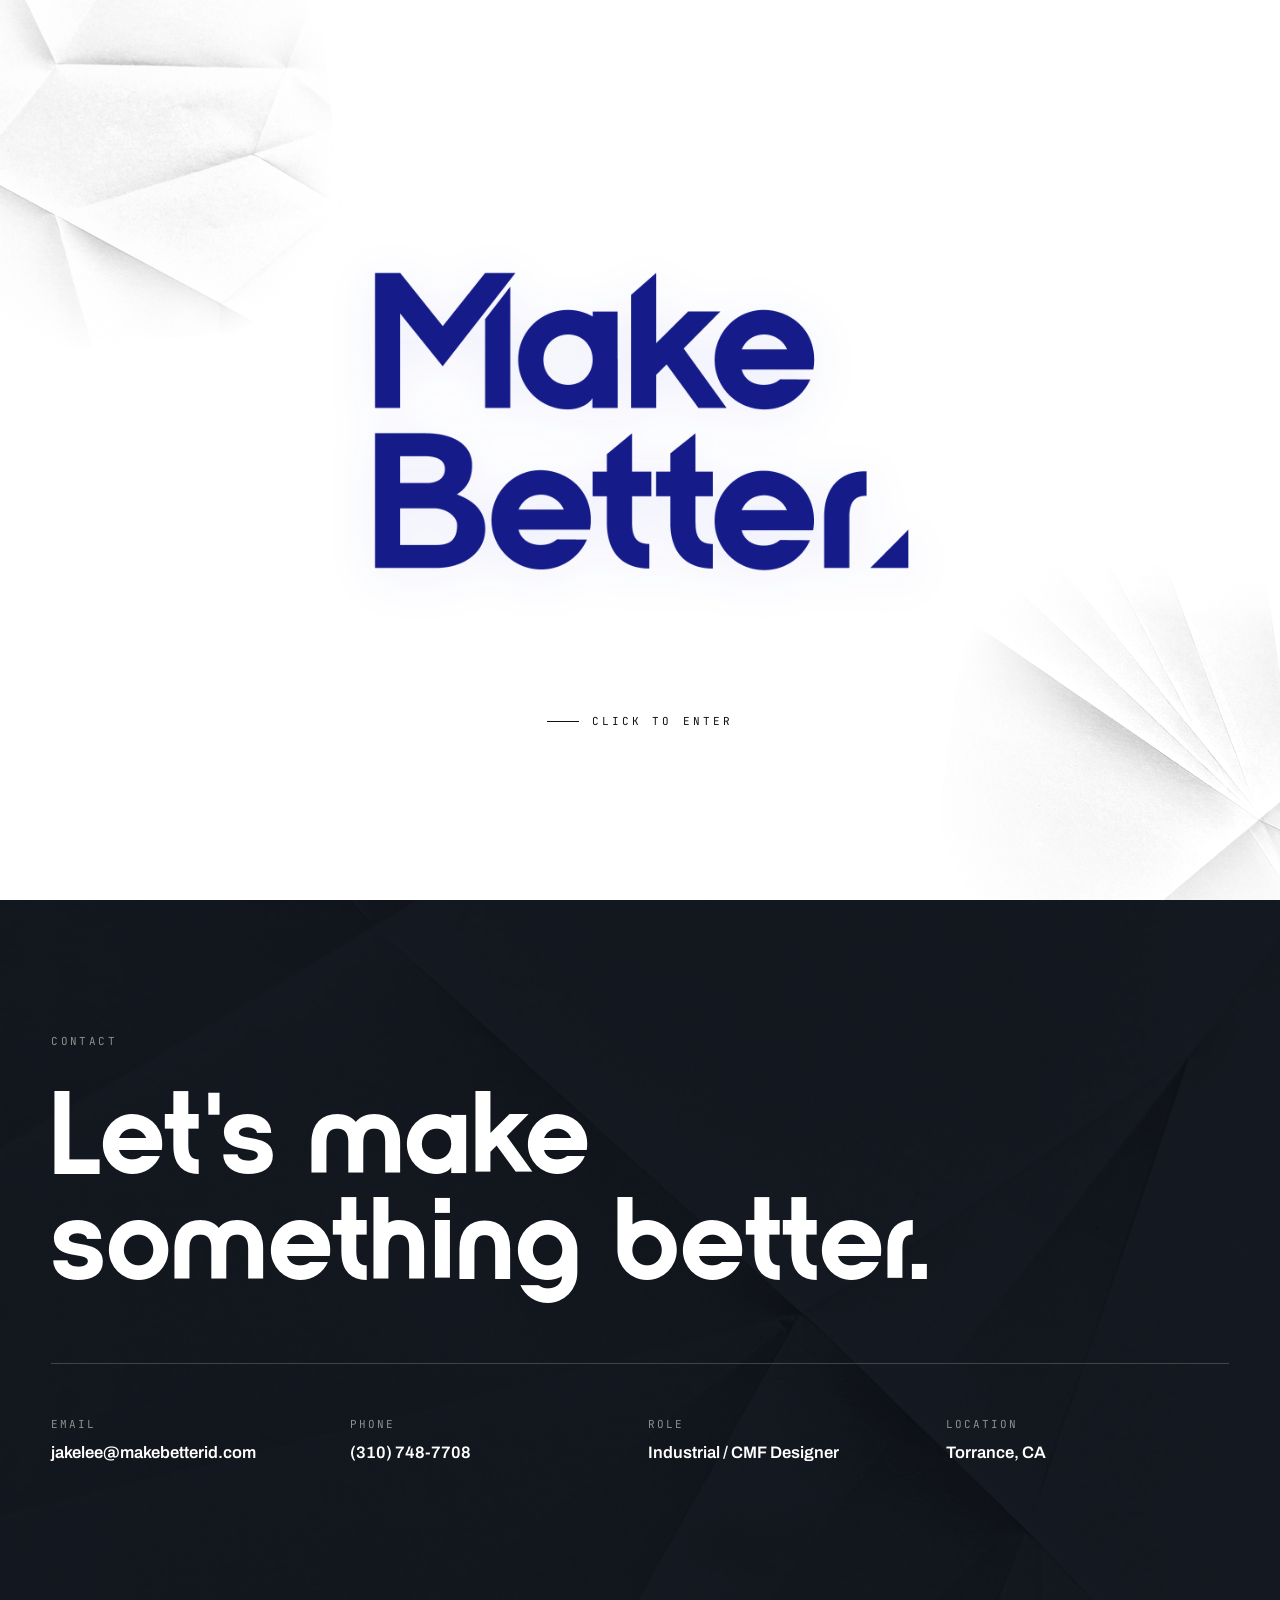
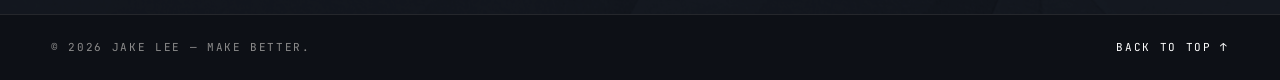
<file: index.html>
<!doctype html>
<html lang="en">
<head>
<meta charset="utf-8" />
<meta name="viewport" content="width=device-width,initial-scale=1" />
<title>Make Better. — Jake Lee</title>
<meta name="description" content="Jake Lee — Industrial / CMF Designer. Portfolio." />
<link rel="preconnect" href="https://fonts.googleapis.com" />
<link rel="preconnect" href="https://fonts.gstatic.com" crossorigin />
<link href="https://fonts.googleapis.com/css2?family=Archivo:wght@300;400;500;600;700;800;900&family=JetBrains+Mono:wght@400;500&display=swap" rel="stylesheet" />
<link rel="stylesheet" href="assets/styles.css?v=20260730-4" />
</head>
<body class="landing">

<main id="top" class="landing__stage">
  <div class="landing__paper landing__paper--tl" aria-hidden="true"></div>
  <div class="landing__paper landing__paper--br" aria-hidden="true"></div>

  <a class="landing__enter" href="/work" aria-label="Enter portfolio">
    <img
      class="landing__logo"
      src="assets/images/logo/MAKE BETTER LOGO-24.png"
      alt="Make Better. — Jake Lee" />
    <span class="landing__cue">
      <span class="landing__cue-line"></span>
      <span class="landing__cue-text">Click to enter</span>
    </span>
  </a>

</main>

<section id="contact" class="contact-band">
  <div class="contact-band__inner">
    <p class="eyebrow contact-band__eyebrow">Contact</p>
    <h2 class="contact-band__title">Let's make<br/>something better.</h2>
    <div class="contact-band__grid">
      <a class="contact-band__card" href="mailto:jakelee@makebetterid.com">
        <span>Email</span>
        <strong>jakelee@makebetterid.com</strong>
      </a>
      <a class="contact-band__card" href="tel:+13107487708">
        <span>Phone</span>
        <strong>(310) 748-7708</strong>
      </a>
      <div class="contact-band__card">
        <span>Role</span>
        <strong>Industrial / CMF Designer</strong>
      </div>
      <div class="contact-band__card">
        <span>Location</span>
        <strong>Torrance, CA</strong>
      </div>
    </div>
  </div>
</section>

<footer class="site-foot">
  <span>© 2026 Jake Lee — Make Better.</span>
  <a href="#top">Back to top ↑</a>
</footer>

<script src="assets/script.js?v=20260730-2"></script>
</body>
</html>
</file>
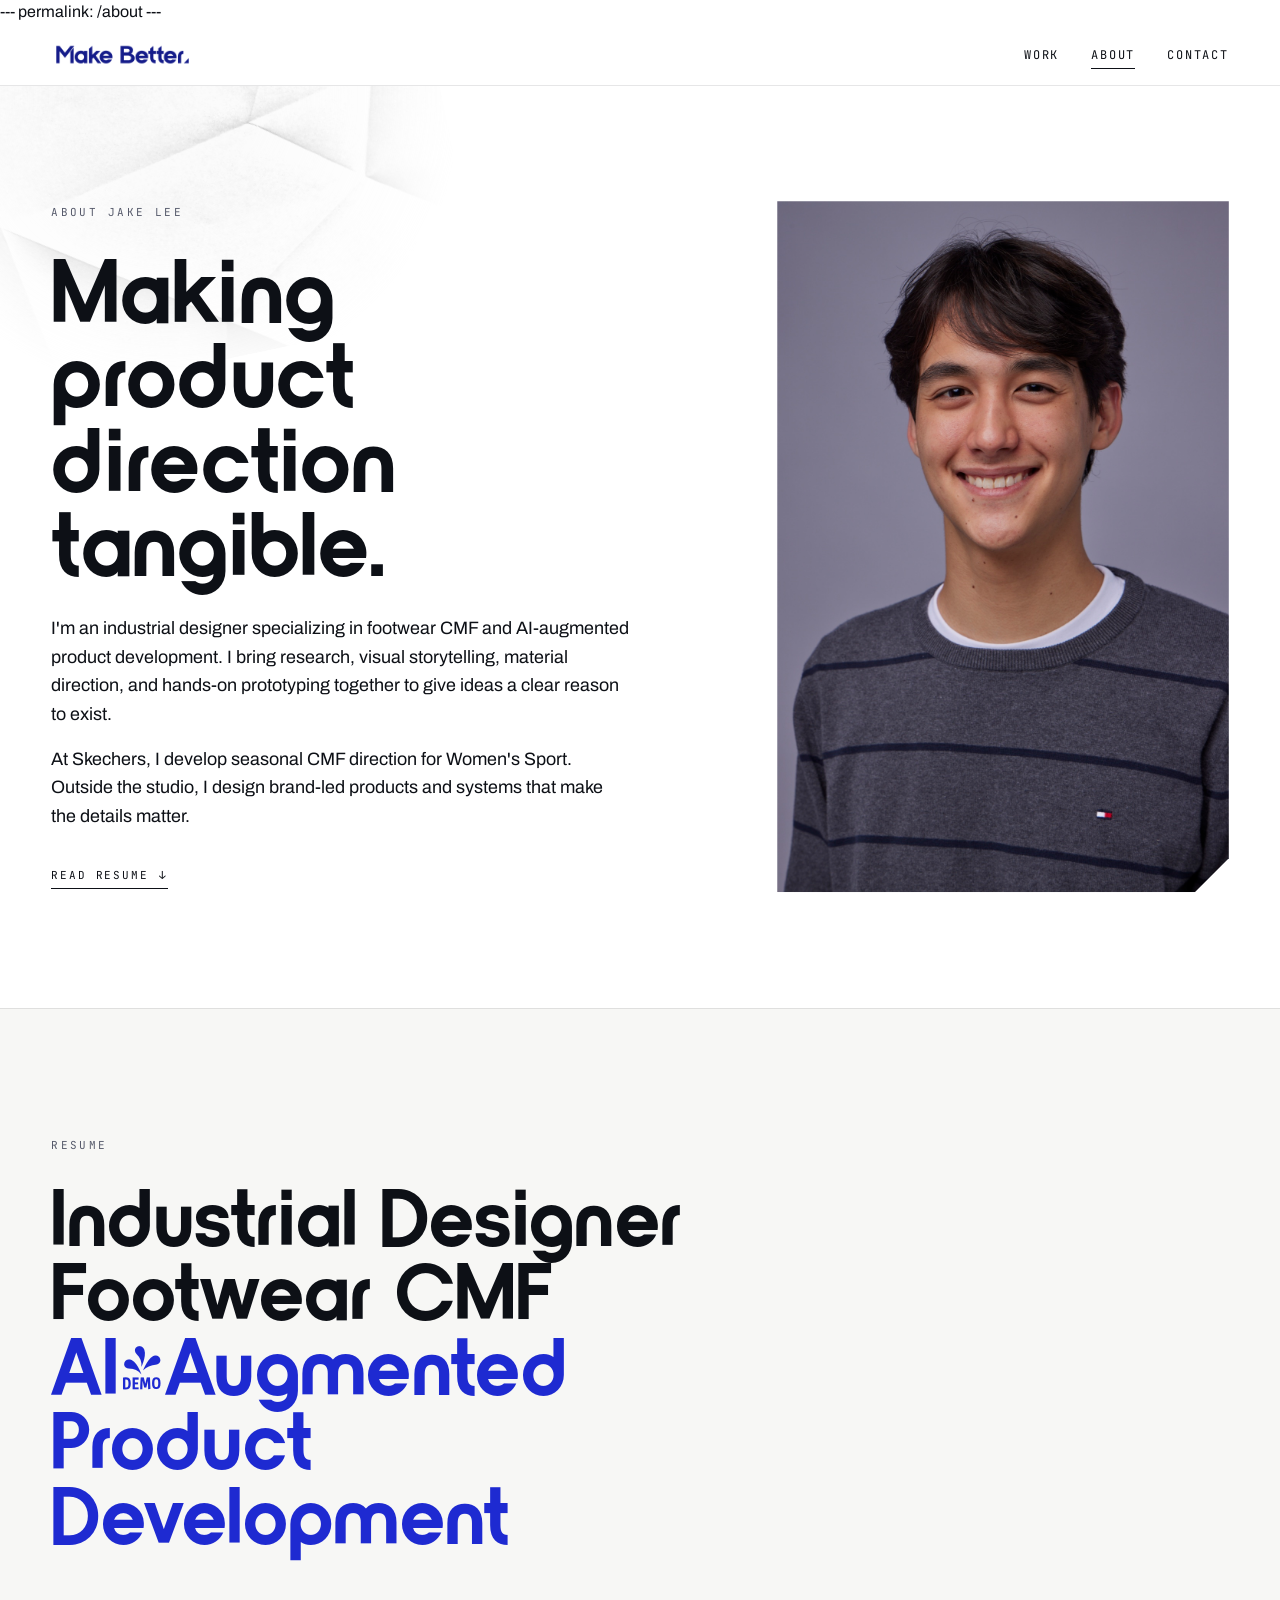
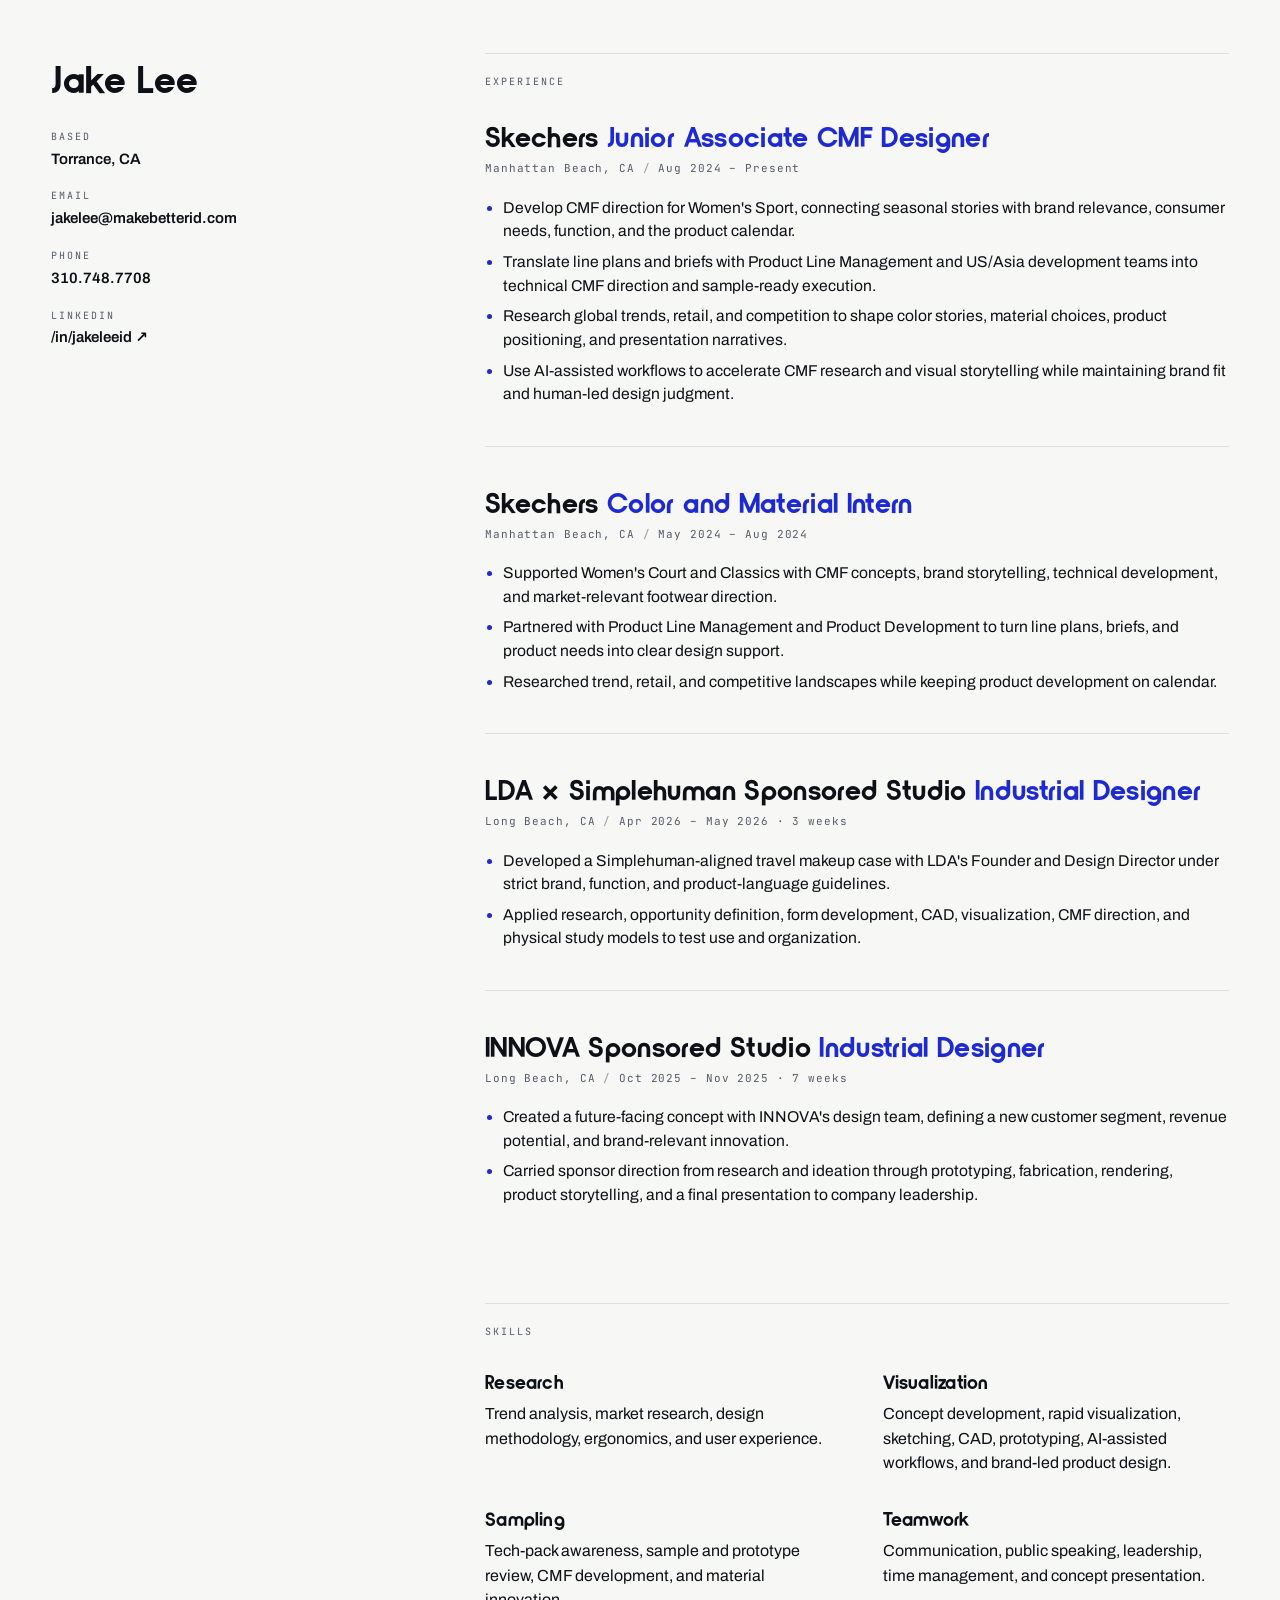
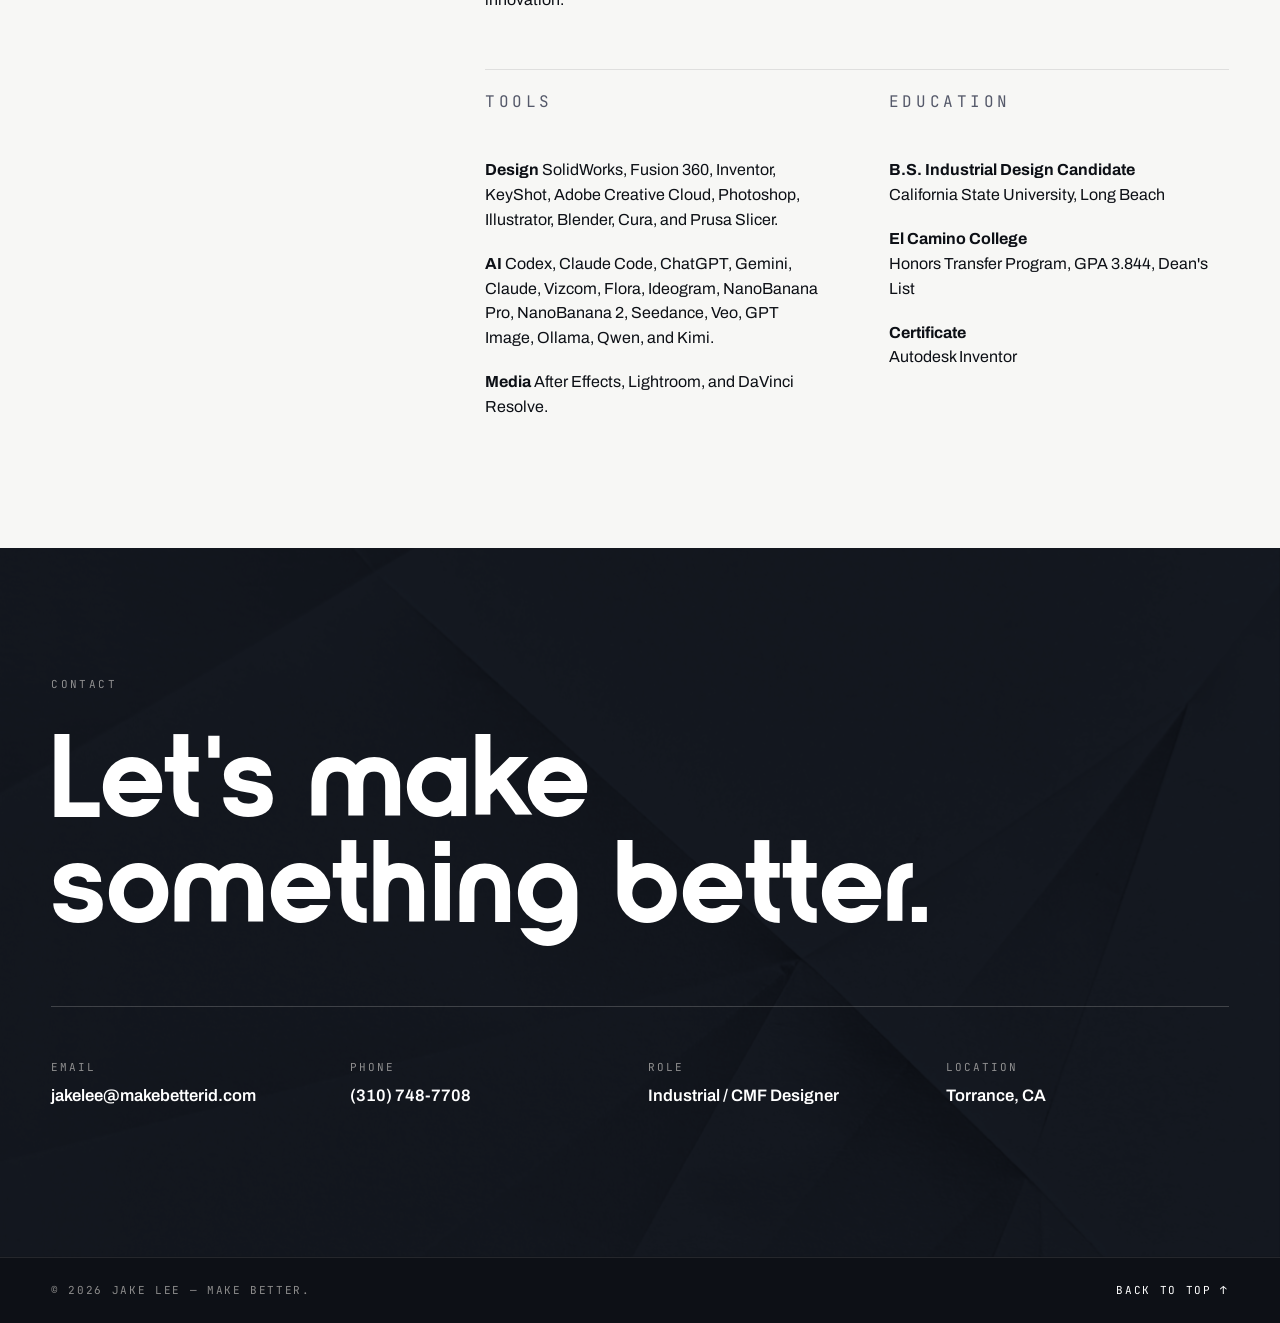
<file: about.html>
---
permalink: /about
---
<!doctype html>
<html lang="en">
<head>
<meta charset="utf-8" />
<meta name="viewport" content="width=device-width,initial-scale=1" />
<title>About — Jake Lee</title>
<meta name="description" content="Resume and background for Jake Lee, Industrial Designer and Footwear CMF Designer." />
<link rel="preconnect" href="https://fonts.googleapis.com" />
<link rel="preconnect" href="https://fonts.gstatic.com" crossorigin />
<link href="https://fonts.googleapis.com/css2?family=Archivo:wght@300;400;500;600;700;800;900&family=JetBrains+Mono:wght@400;500&display=swap" rel="stylesheet" />
<link rel="stylesheet" href="assets/styles.css?v=20260730-4" />
</head>
<body class="about-page">

<header class="site-nav">
  <a class="site-nav__mark" href="/" aria-label="Home">
    <img src="assets/images/logo/MAKE%20BETTER%20lopngways-29.png" alt="Make Better." />
  </a>
  <nav class="site-nav__links">
    <a href="/work">Work</a>
    <a href="/about" class="is-current">About</a>
    <a href="#contact">Contact</a>
  </nav>
</header>

<main id="top">
  <section class="about-page__hero">
    <div class="about-page__intro">
      <p class="eyebrow">About Jake Lee</p>
      <h1>Making product direction tangible.</h1>
      <p>I'm an industrial designer specializing in footwear CMF and AI-augmented product development. I bring research, visual storytelling, material direction, and hands-on prototyping together to give ideas a clear reason to exist.</p>
      <p>At Skechers, I develop seasonal CMF direction for Women's Sport. Outside the studio, I design brand-led products and systems that make the details matter.</p>
      <a class="about-page__jump" href="#resume">Read resume <span aria-hidden="true">↓</span></a>
    </div>
    <figure class="about-page__portrait">
      <img src="assets/images/jake-lee-portrait.jpg" alt="Portrait of Jake Lee" />
    </figure>
  </section>

  <section id="resume" class="resume">
    <div class="resume__heading">
      <p class="eyebrow">Resume</p>
      <h2>Industrial Designer<br/>Footwear CMF<br/><span>AI-Augmented Product Development</span></h2>
    </div>

    <div class="resume__layout">
      <aside class="resume__aside">
        <p class="resume__name">Jake Lee</p>
        <dl class="resume__contact">
          <div><dt>Based</dt><dd>Torrance, CA</dd></div>
          <div><dt>Email</dt><dd><a href="mailto:jakelee@makebetterid.com">jakelee@makebetterid.com</a></dd></div>
          <div><dt>Phone</dt><dd><a href="tel:+13107487708">310.748.7708</a></dd></div>
          <div><dt>LinkedIn</dt><dd><a href="https://www.linkedin.com/in/jakeleeid" target="_blank" rel="noopener">/in/jakeleeid ↗</a></dd></div>
        </dl>
      </aside>

      <div class="resume__content">
        <section class="resume-section">
          <p class="eyebrow">Experience</p>

          <article class="resume-role">
            <div class="resume-role__heading">
              <h3>Skechers <span>Junior Associate CMF Designer</span></h3>
              <p>Manhattan Beach, CA <span>Aug 2024 – Present</span></p>
            </div>
            <ul>
              <li>Develop CMF direction for Women's Sport, connecting seasonal stories with brand relevance, consumer needs, function, and the product calendar.</li>
              <li>Translate line plans and briefs with Product Line Management and US/Asia development teams into technical CMF direction and sample-ready execution.</li>
              <li>Research global trends, retail, and competition to shape color stories, material choices, product positioning, and presentation narratives.</li>
              <li>Use AI-assisted workflows to accelerate CMF research and visual storytelling while maintaining brand fit and human-led design judgment.</li>
            </ul>
          </article>

          <article class="resume-role">
            <div class="resume-role__heading">
              <h3>Skechers <span>Color and Material Intern</span></h3>
              <p>Manhattan Beach, CA <span>May 2024 – Aug 2024</span></p>
            </div>
            <ul>
              <li>Supported Women's Court and Classics with CMF concepts, brand storytelling, technical development, and market-relevant footwear direction.</li>
              <li>Partnered with Product Line Management and Product Development to turn line plans, briefs, and product needs into clear design support.</li>
              <li>Researched trend, retail, and competitive landscapes while keeping product development on calendar.</li>
            </ul>
          </article>

          <article class="resume-role">
            <div class="resume-role__heading">
              <h3>LDA × Simplehuman Sponsored Studio <span>Industrial Designer</span></h3>
              <p>Long Beach, CA <span>Apr 2026 – May 2026 · 3 weeks</span></p>
            </div>
            <ul>
              <li>Developed a Simplehuman-aligned travel makeup case with LDA's Founder and Design Director under strict brand, function, and product-language guidelines.</li>
              <li>Applied research, opportunity definition, form development, CAD, visualization, CMF direction, and physical study models to test use and organization.</li>
            </ul>
          </article>

          <article class="resume-role">
            <div class="resume-role__heading">
              <h3>INNOVA Sponsored Studio <span>Industrial Designer</span></h3>
              <p>Long Beach, CA <span>Oct 2025 – Nov 2025 · 7 weeks</span></p>
            </div>
            <ul>
              <li>Created a future-facing concept with INNOVA's design team, defining a new customer segment, revenue potential, and brand-relevant innovation.</li>
              <li>Carried sponsor direction from research and ideation through prototyping, fabrication, rendering, product storytelling, and a final presentation to company leadership.</li>
            </ul>
          </article>
        </section>

        <section class="resume-section">
          <p class="eyebrow">Skills</p>
          <div class="resume-skills">
            <article><h3>Research</h3><p>Trend analysis, market research, design methodology, ergonomics, and user experience.</p></article>
            <article><h3>Visualization</h3><p>Concept development, rapid visualization, sketching, CAD, prototyping, AI-assisted workflows, and brand-led product design.</p></article>
            <article><h3>Sampling</h3><p>Tech-pack awareness, sample and prototype review, CMF development, and material innovation.</p></article>
            <article><h3>Teamwork</h3><p>Communication, public speaking, leadership, time management, and concept presentation.</p></article>
          </div>
        </section>

        <section class="resume-section resume-section--split">
          <div>
            <p class="eyebrow">Tools</p>
            <p><strong>Design</strong> SolidWorks, Fusion 360, Inventor, KeyShot, Adobe Creative Cloud, Photoshop, Illustrator, Blender, Cura, and Prusa Slicer.</p>
            <p><strong>AI</strong> Codex, Claude Code, ChatGPT, Gemini, Claude, Vizcom, Flora, Ideogram, NanoBanana Pro, NanoBanana 2, Seedance, Veo, GPT Image, Ollama, Qwen, and Kimi.</p>
            <p><strong>Media</strong> After Effects, Lightroom, and DaVinci Resolve.</p>
          </div>
          <div>
            <p class="eyebrow">Education</p>
            <p><strong>B.S. Industrial Design Candidate</strong><br/>California State University, Long Beach</p>
            <p><strong>El Camino College</strong><br/>Honors Transfer Program, GPA 3.844, Dean's List</p>
            <p><strong>Certificate</strong><br/>Autodesk Inventor</p>
          </div>
        </section>
      </div>
    </div>
  </section>
</main>

<section id="contact" class="contact-band">
  <div class="contact-band__inner">
    <p class="eyebrow contact-band__eyebrow">Contact</p>
    <h2 class="contact-band__title">Let's make<br/>something better.</h2>
    <div class="contact-band__grid">
      <a class="contact-band__card" href="mailto:jakelee@makebetterid.com">
        <span>Email</span>
        <strong>jakelee@makebetterid.com</strong>
      </a>
      <a class="contact-band__card" href="tel:+13107487708">
        <span>Phone</span>
        <strong>(310) 748-7708</strong>
      </a>
      <div class="contact-band__card">
        <span>Role</span>
        <strong>Industrial / CMF Designer</strong>
      </div>
      <div class="contact-band__card">
        <span>Location</span>
        <strong>Torrance, CA</strong>
      </div>
    </div>
  </div>
</section>

<footer class="site-foot">
  <span>© 2026 Jake Lee — Make Better.</span>
  <a href="#top">Back to top ↑</a>
</footer>

<script src="assets/script.js?v=20260730-2"></script>
</body>
</html>
</file>
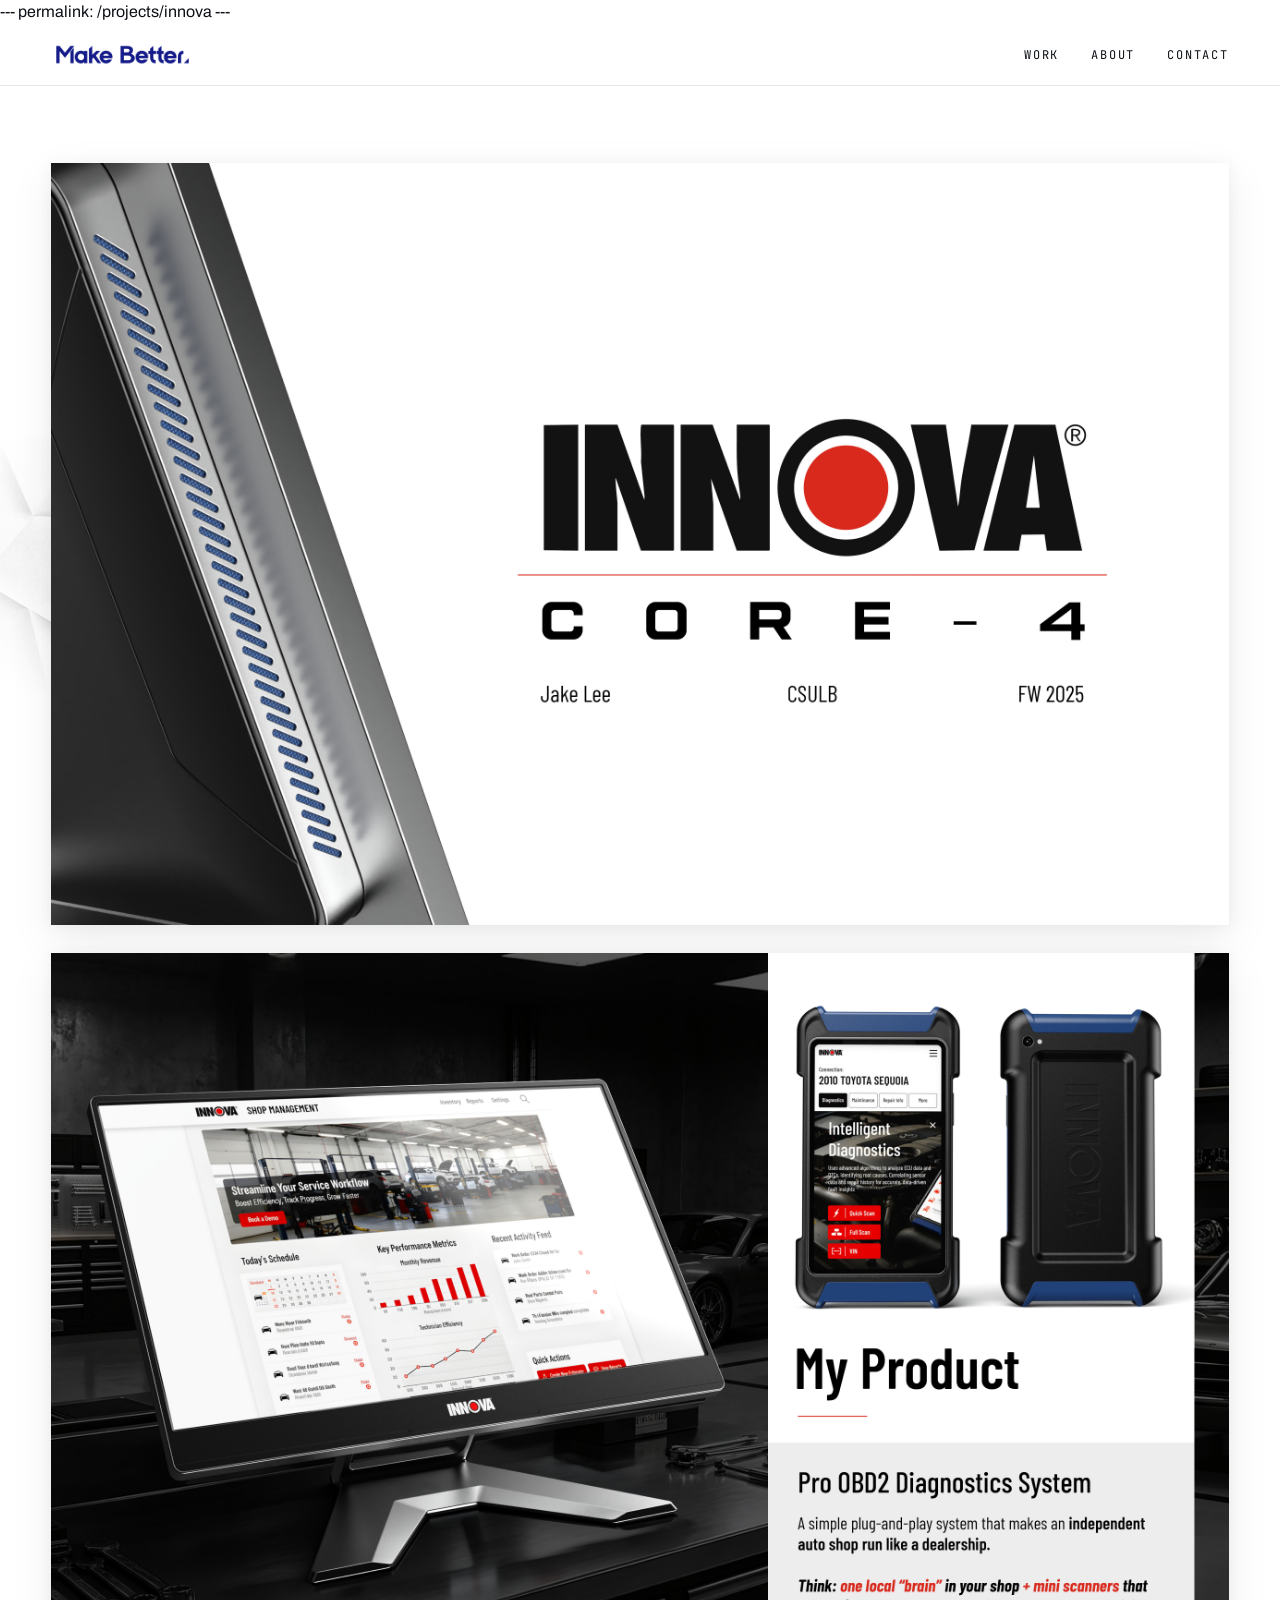
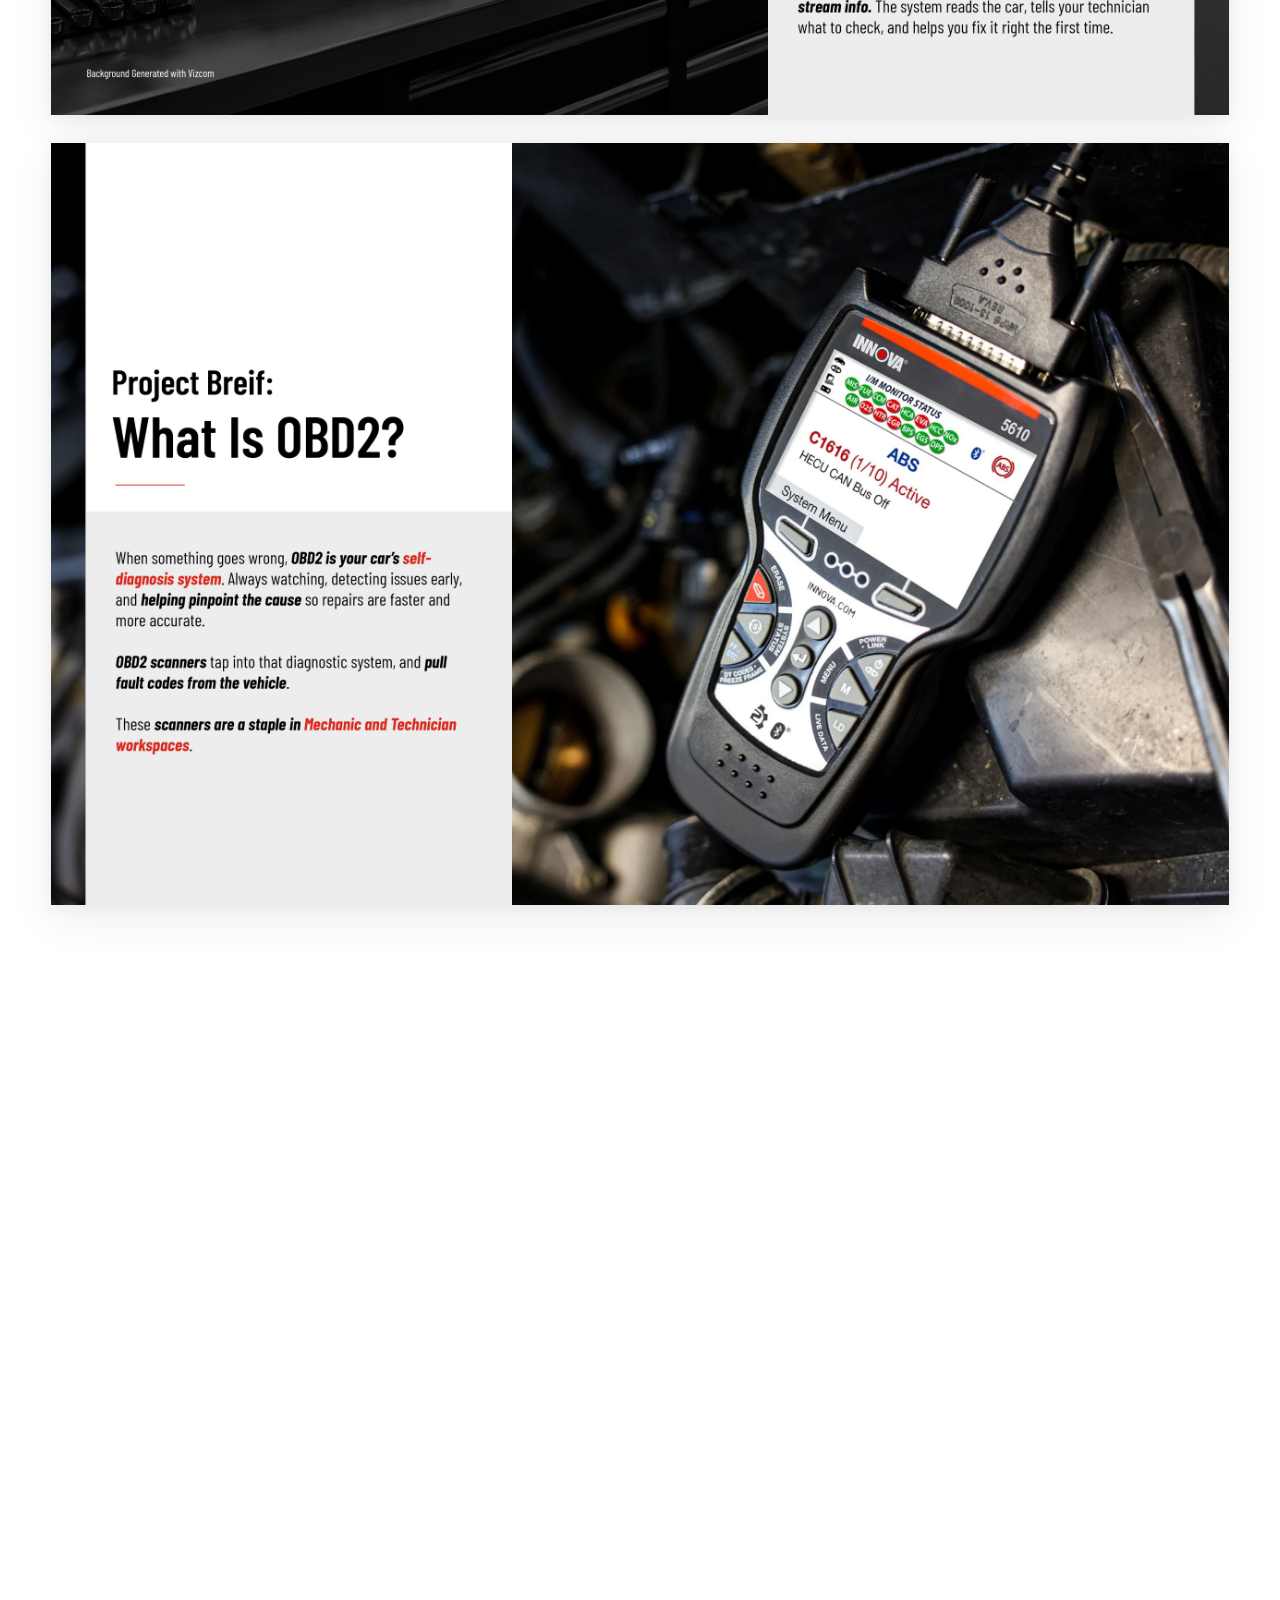
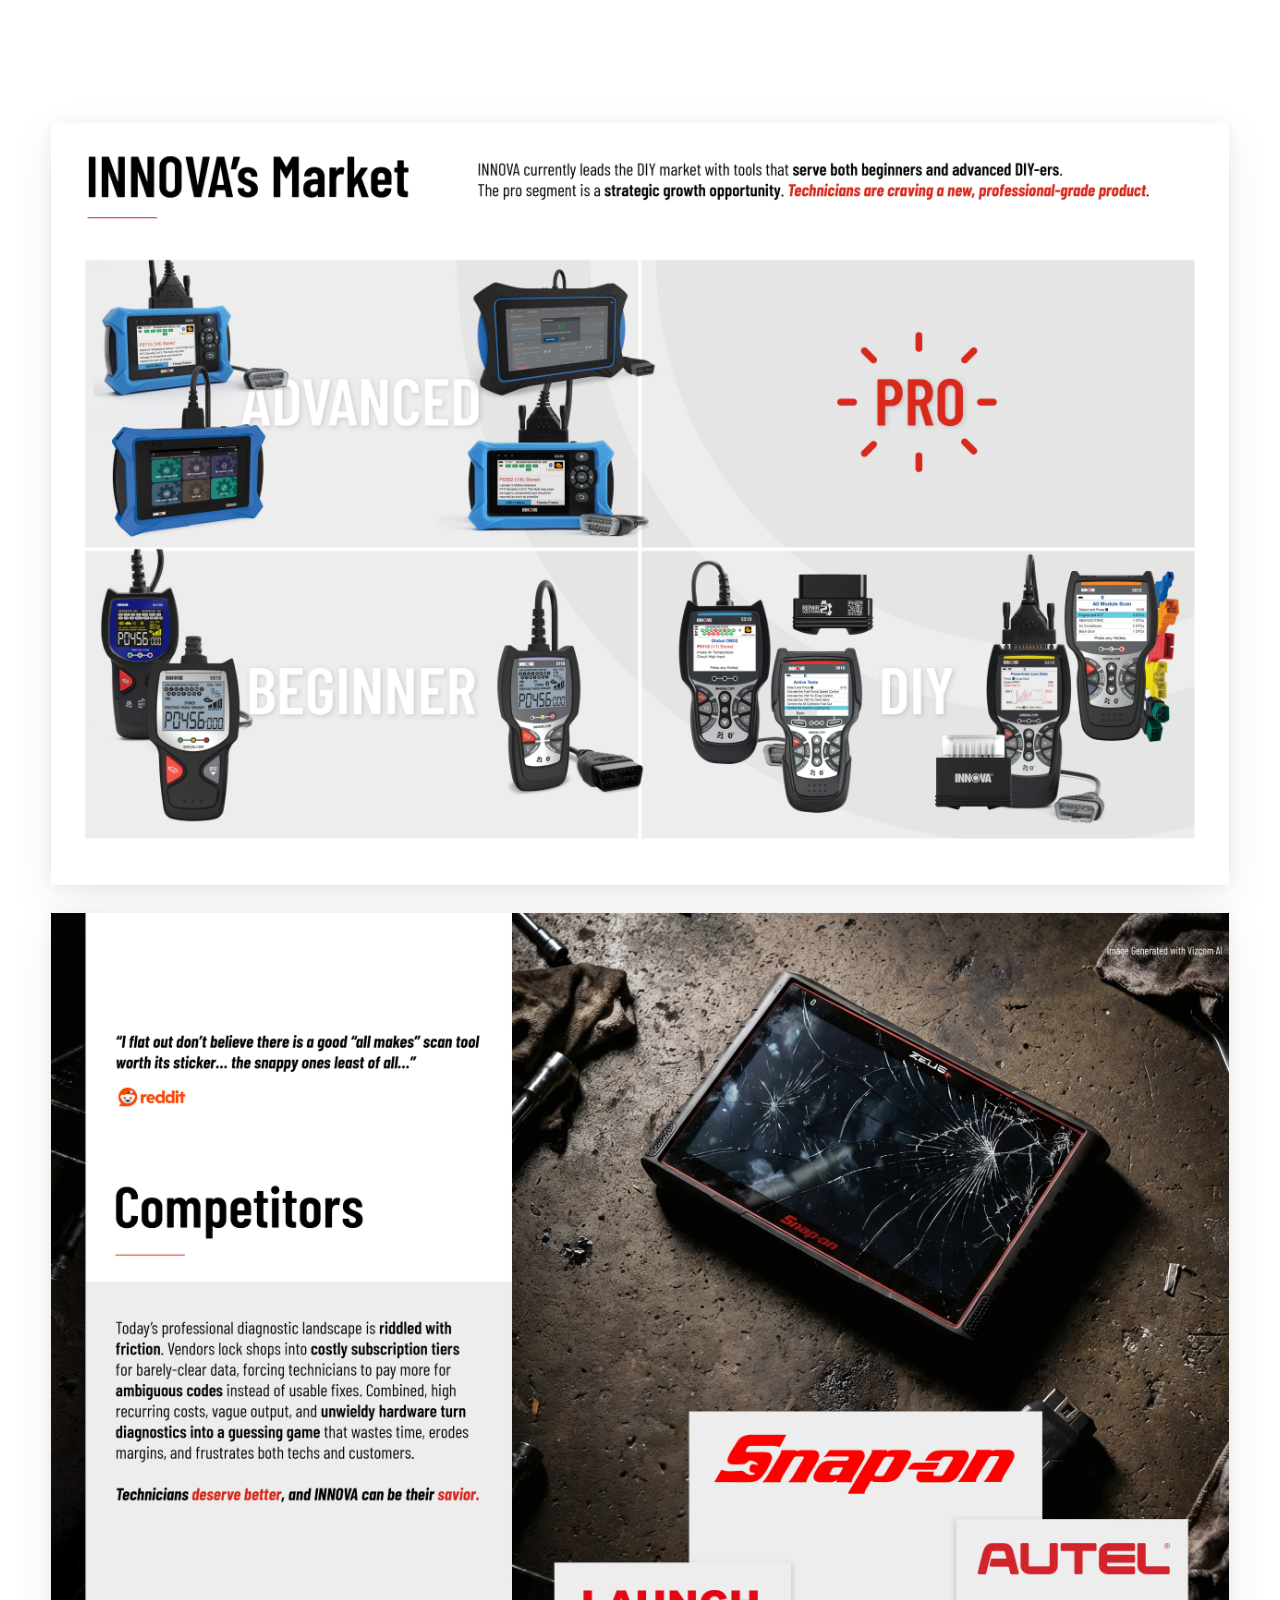
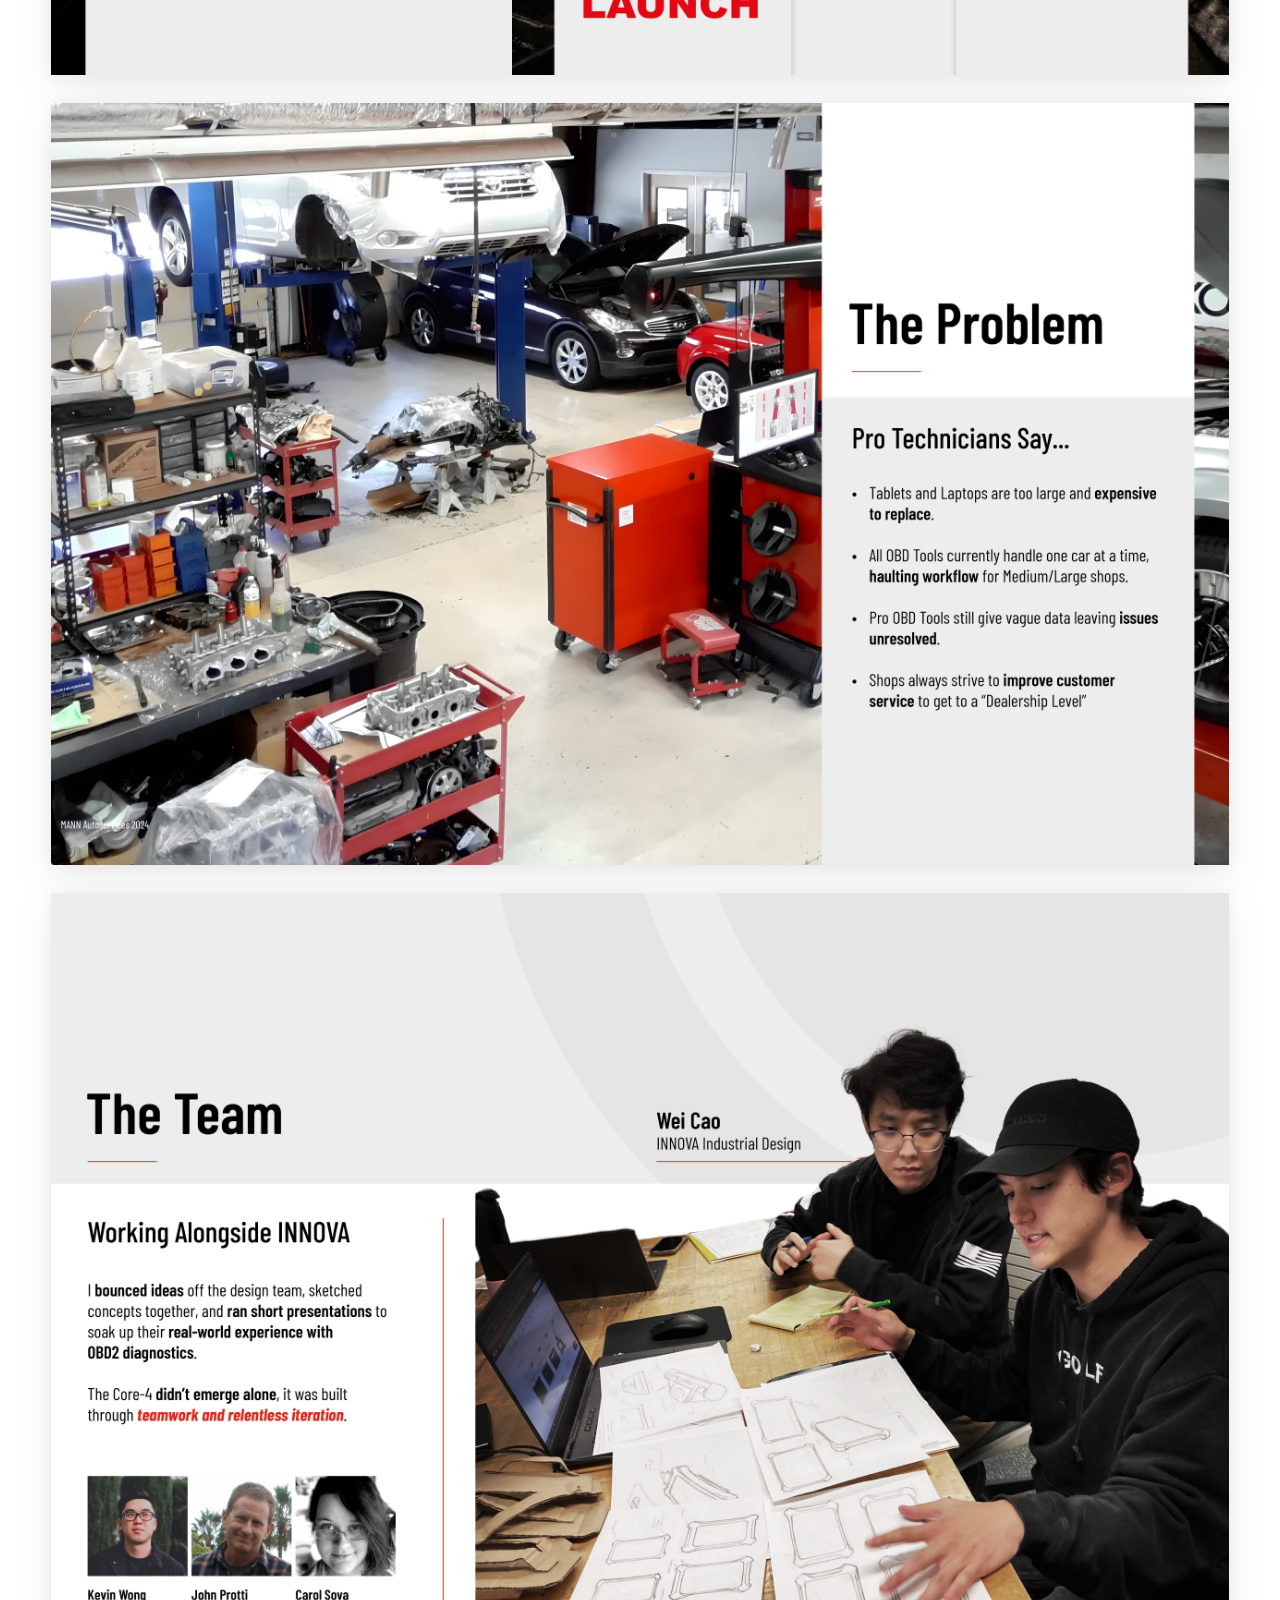
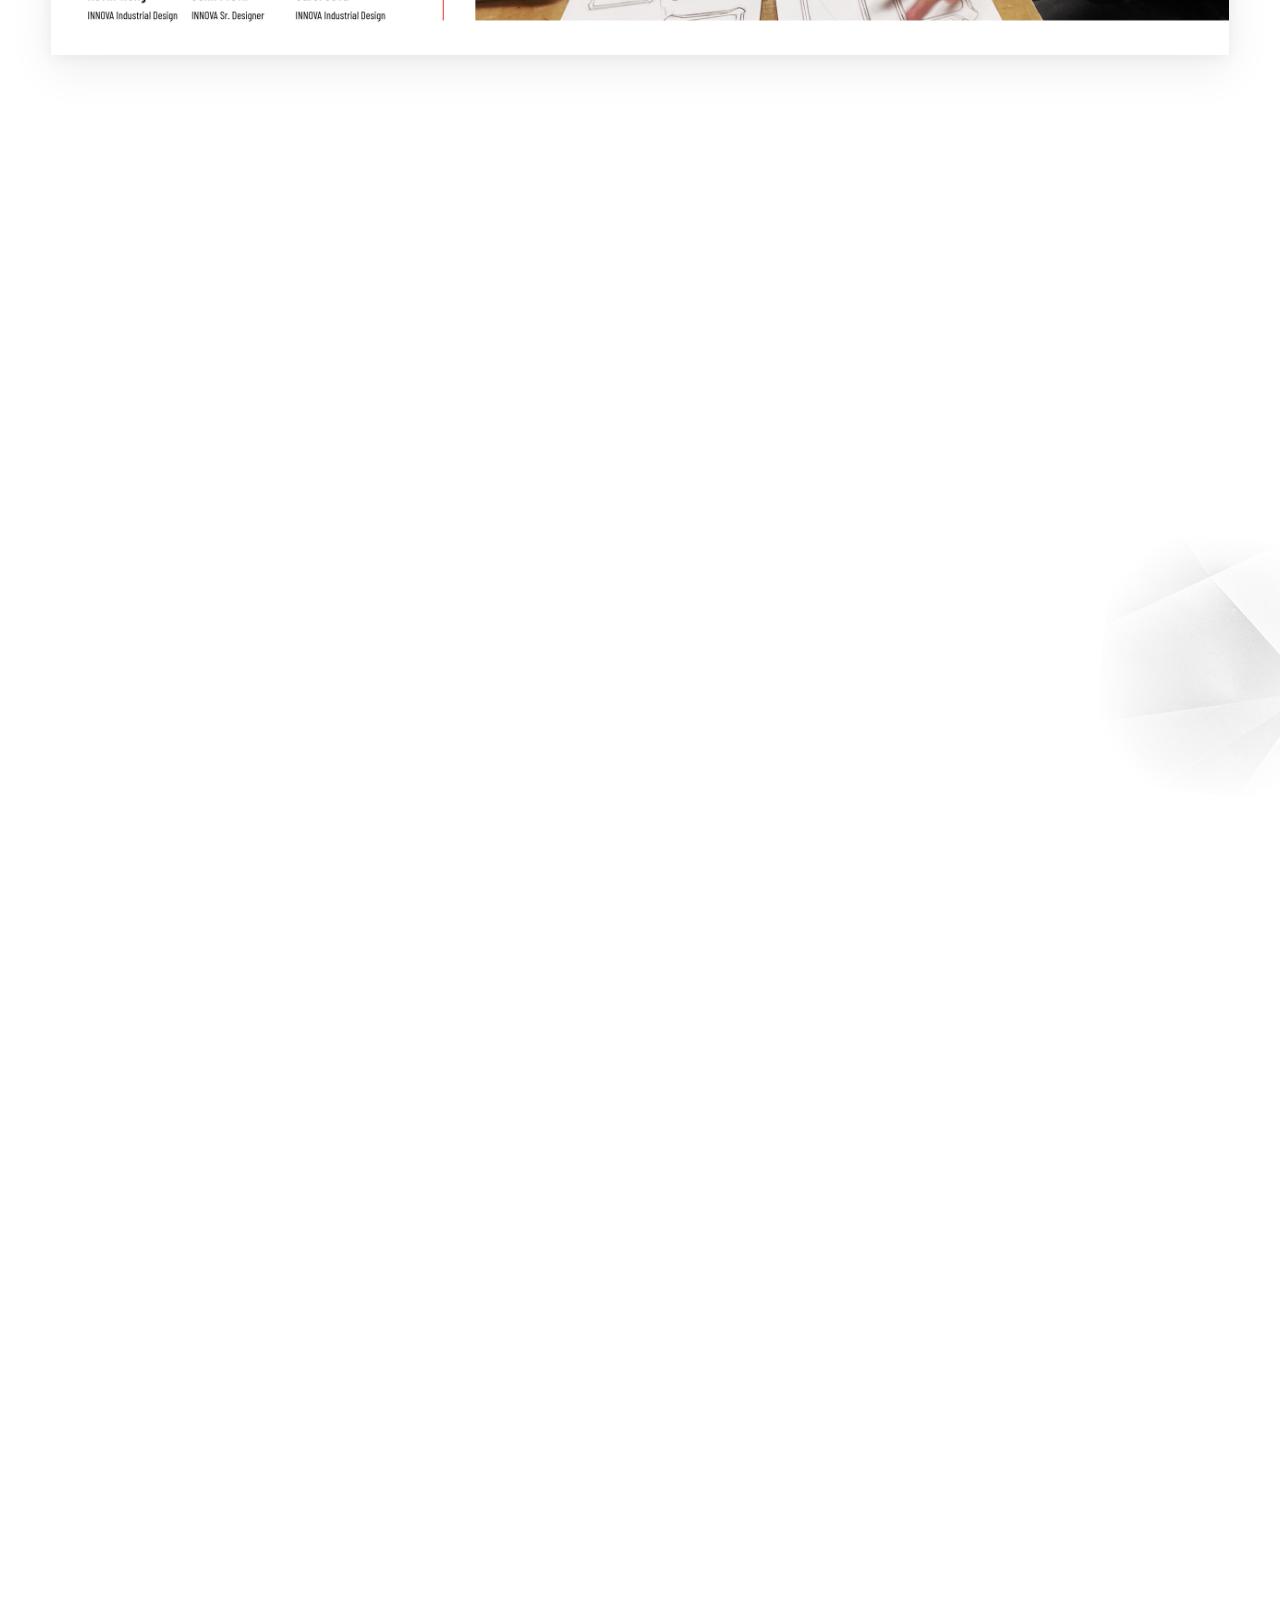
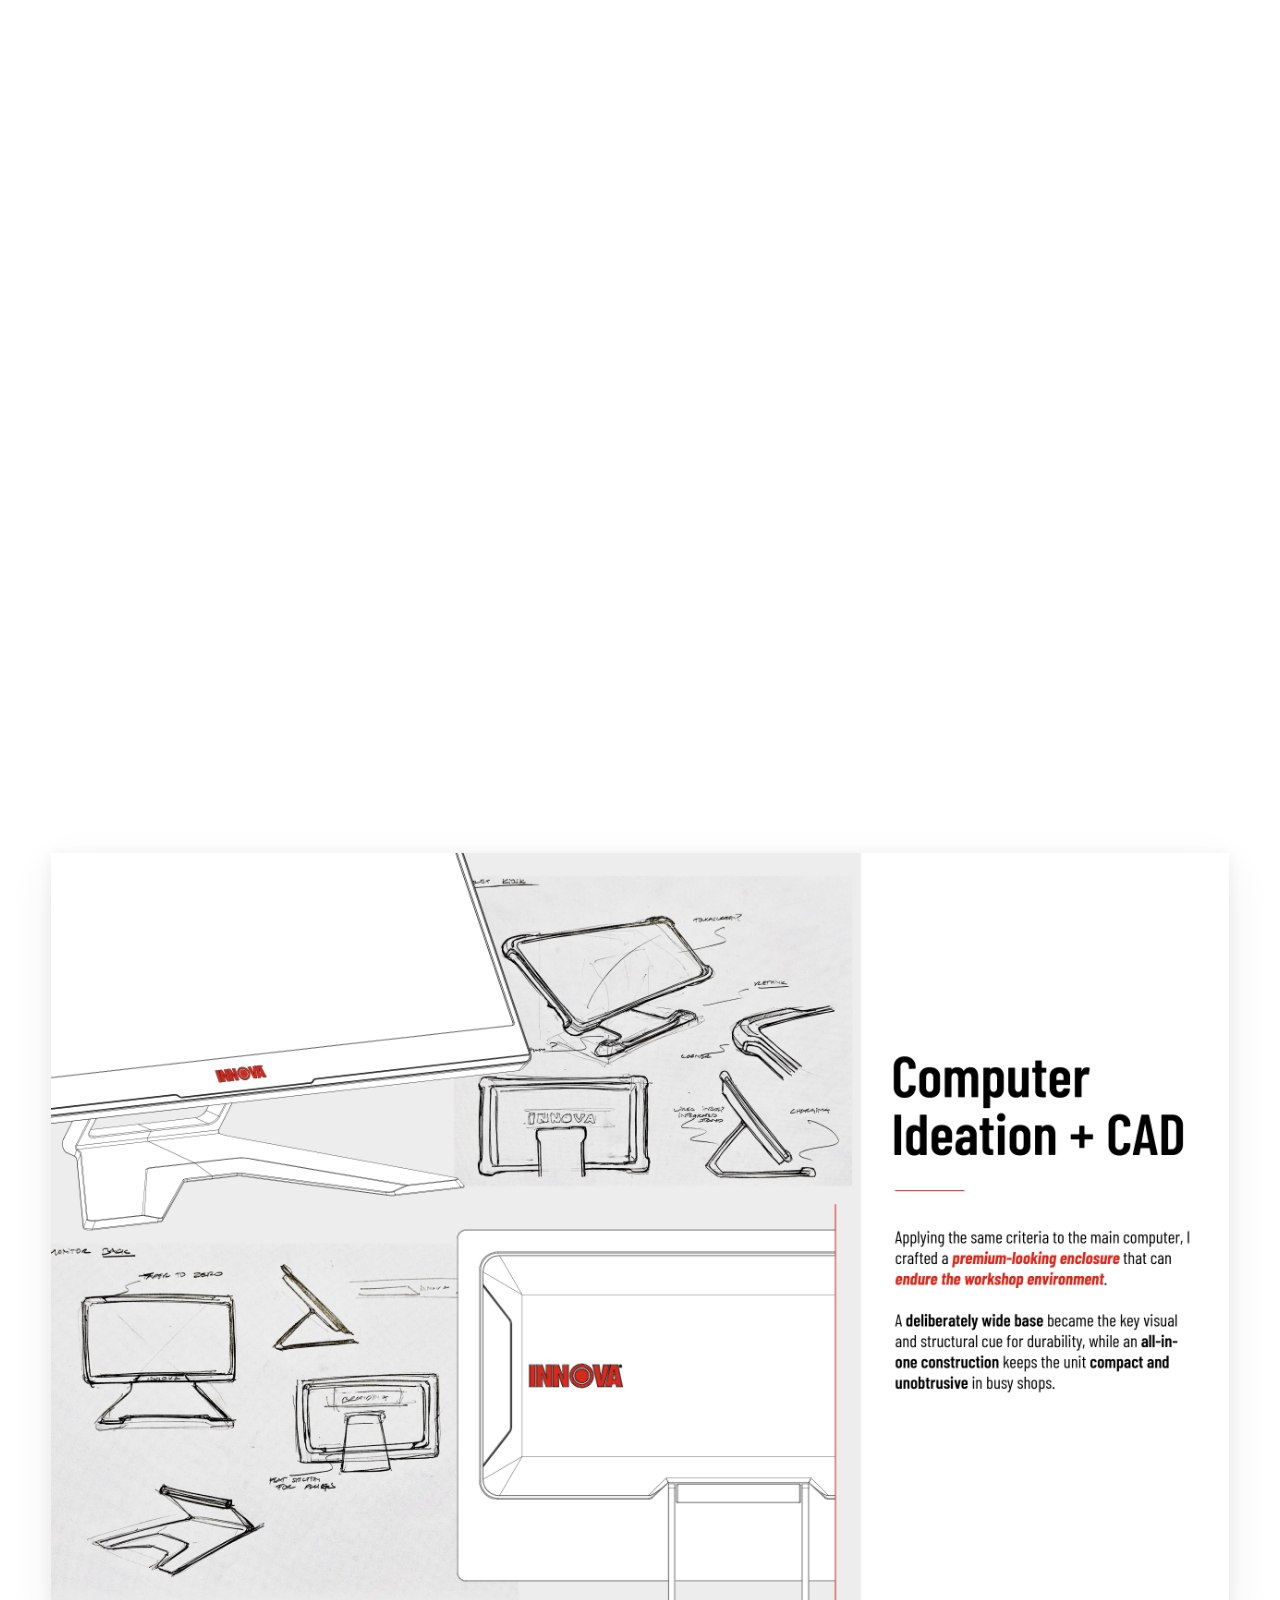
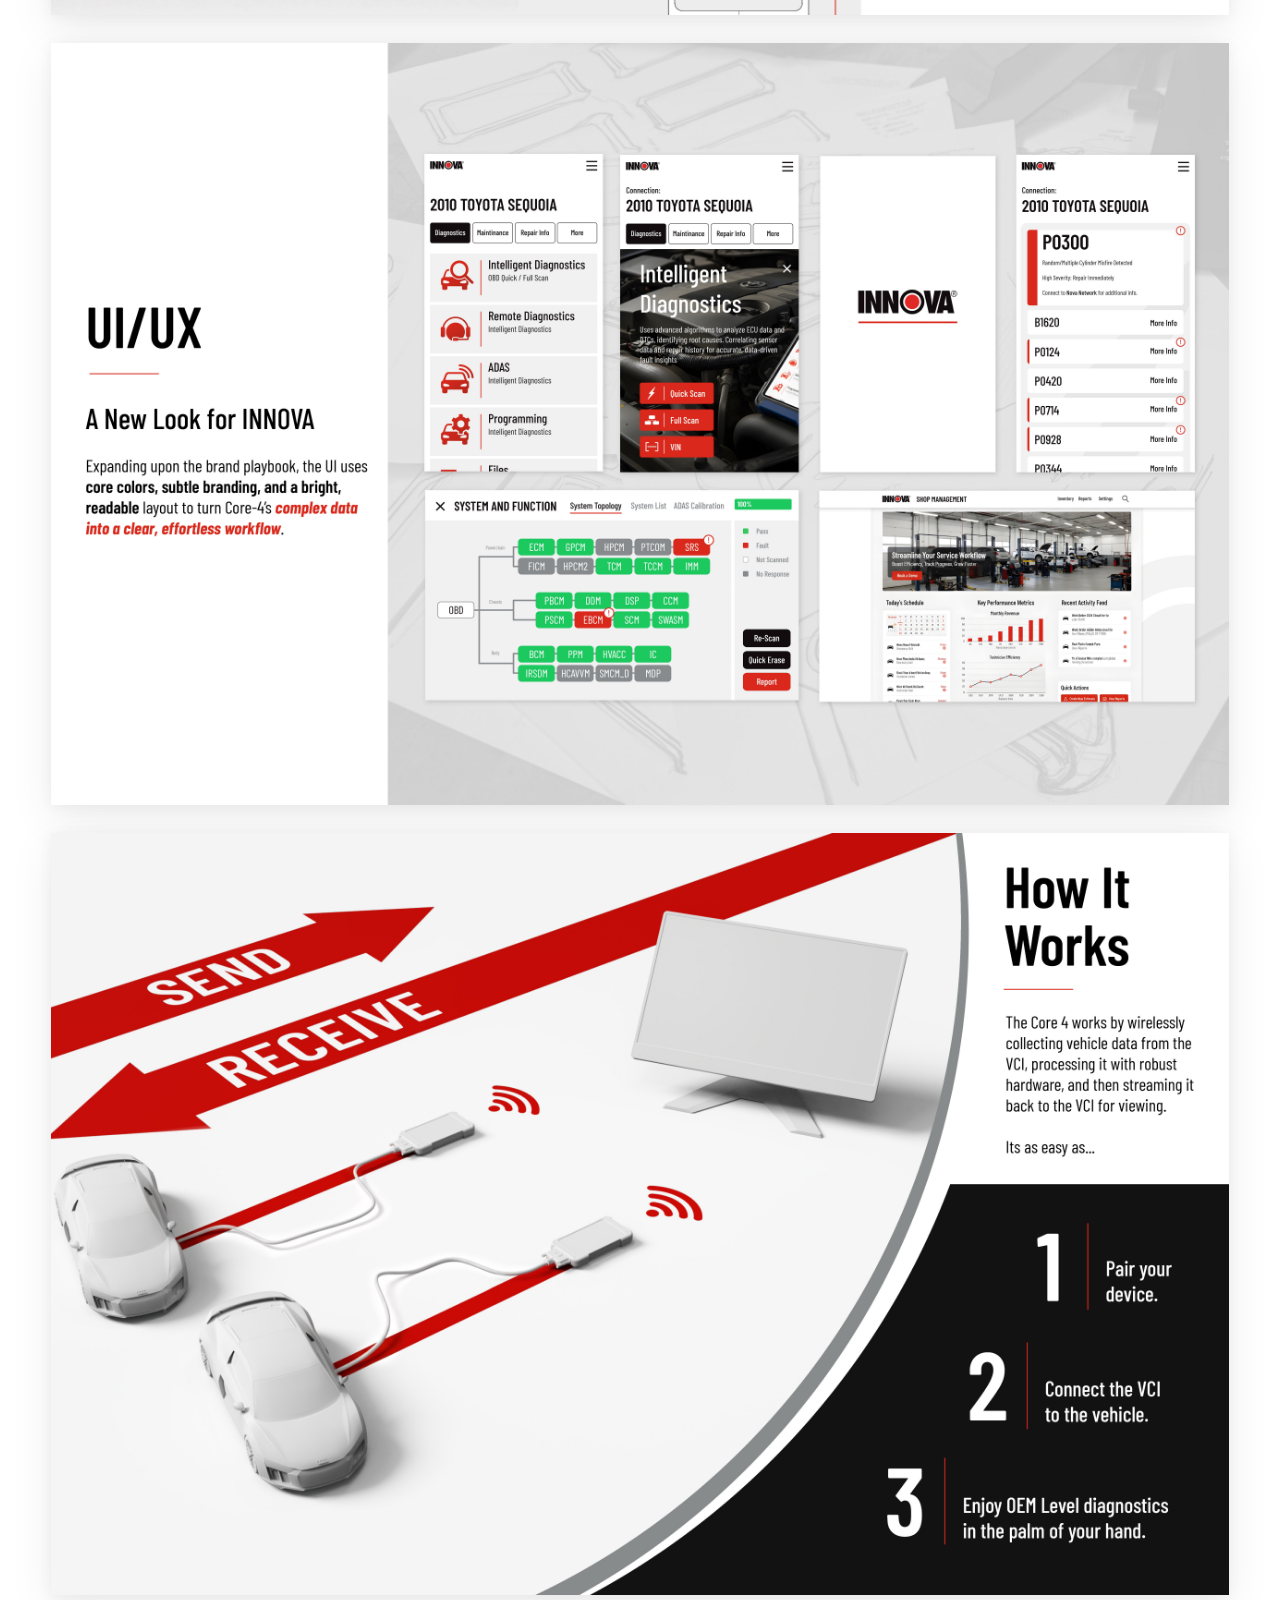
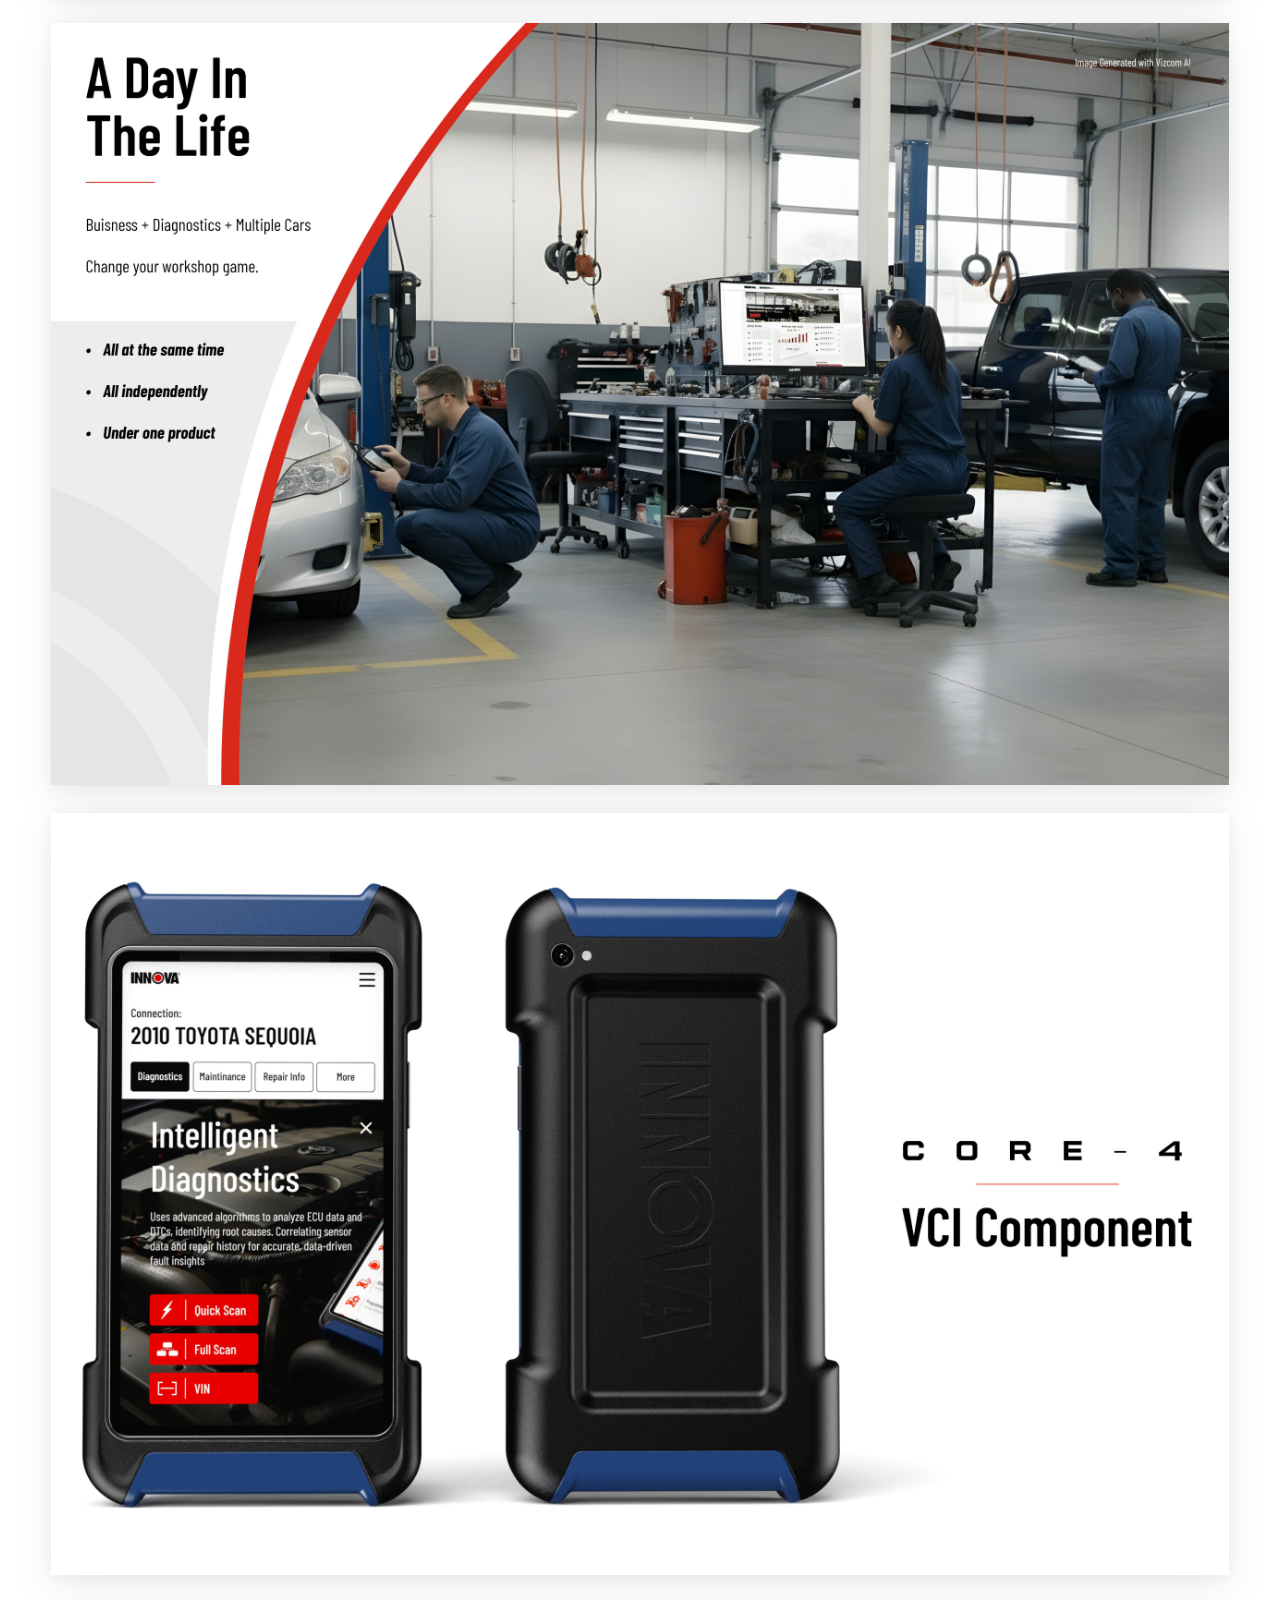
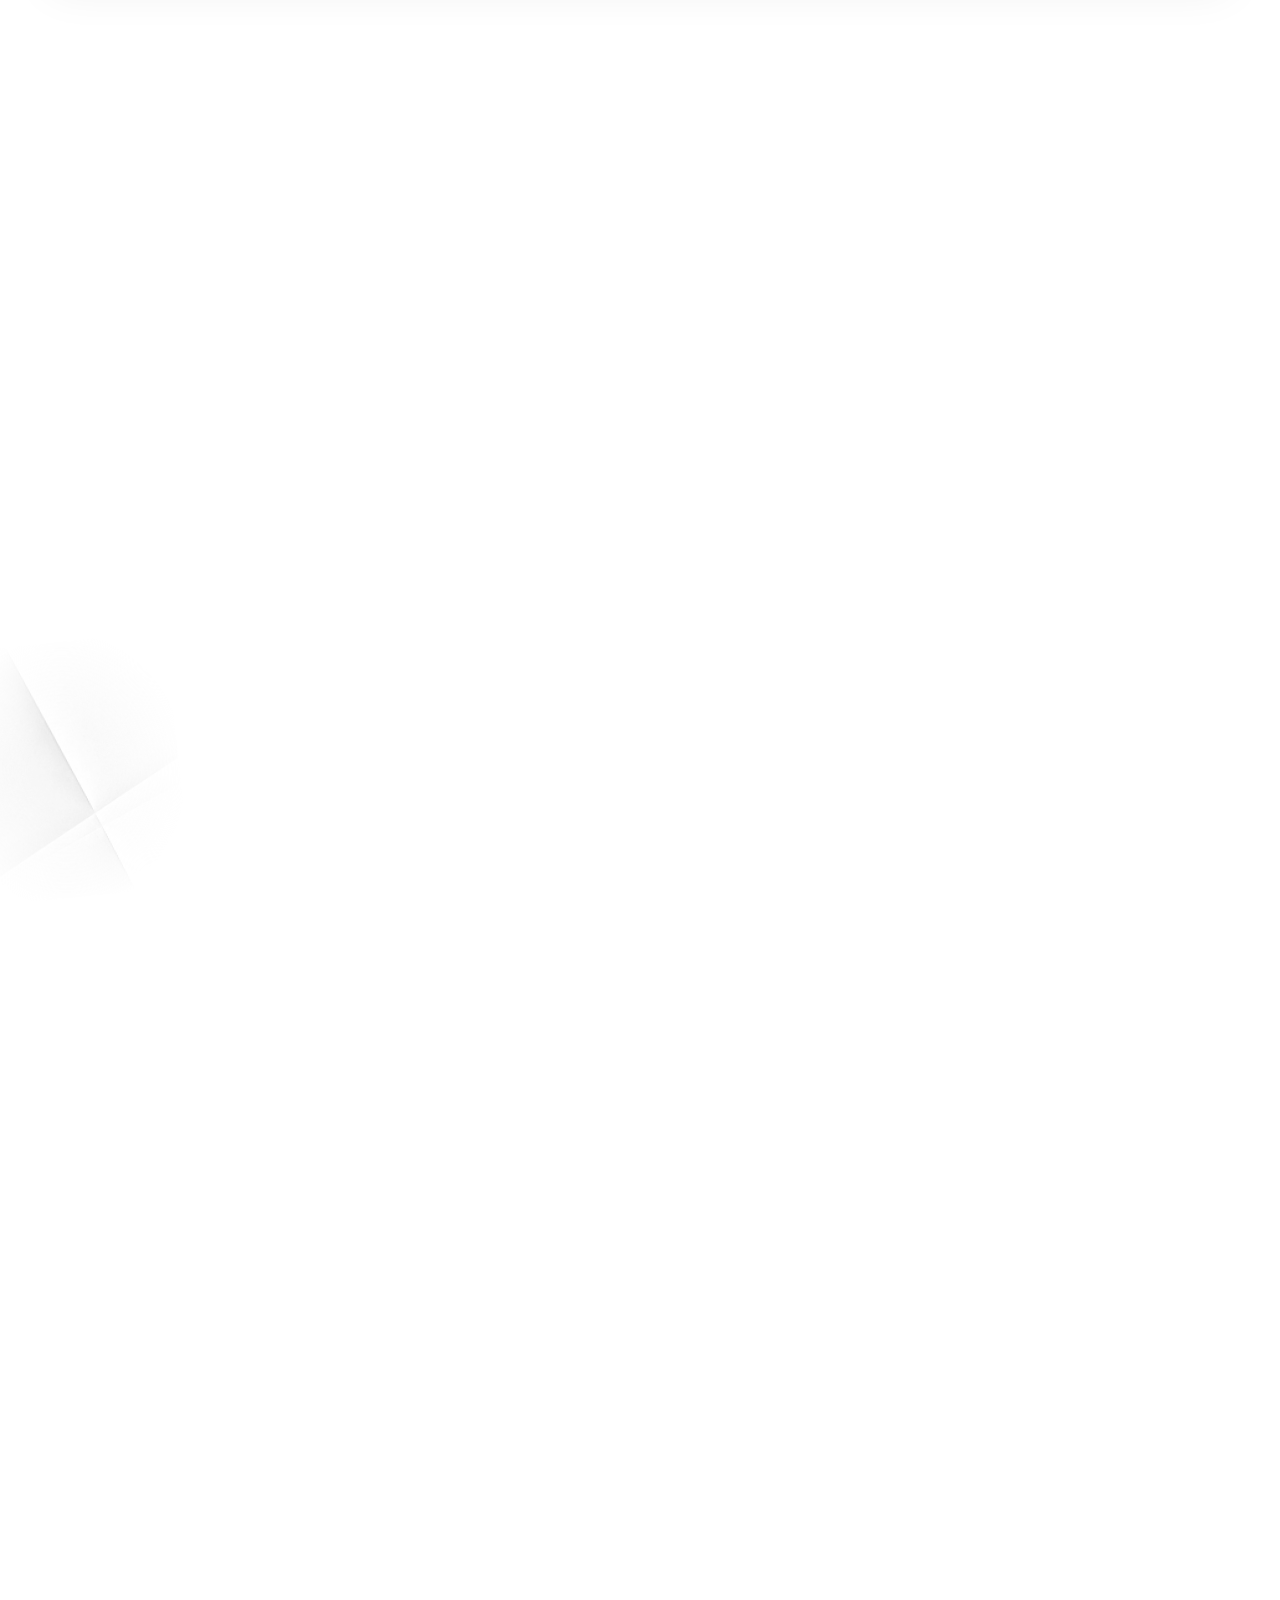
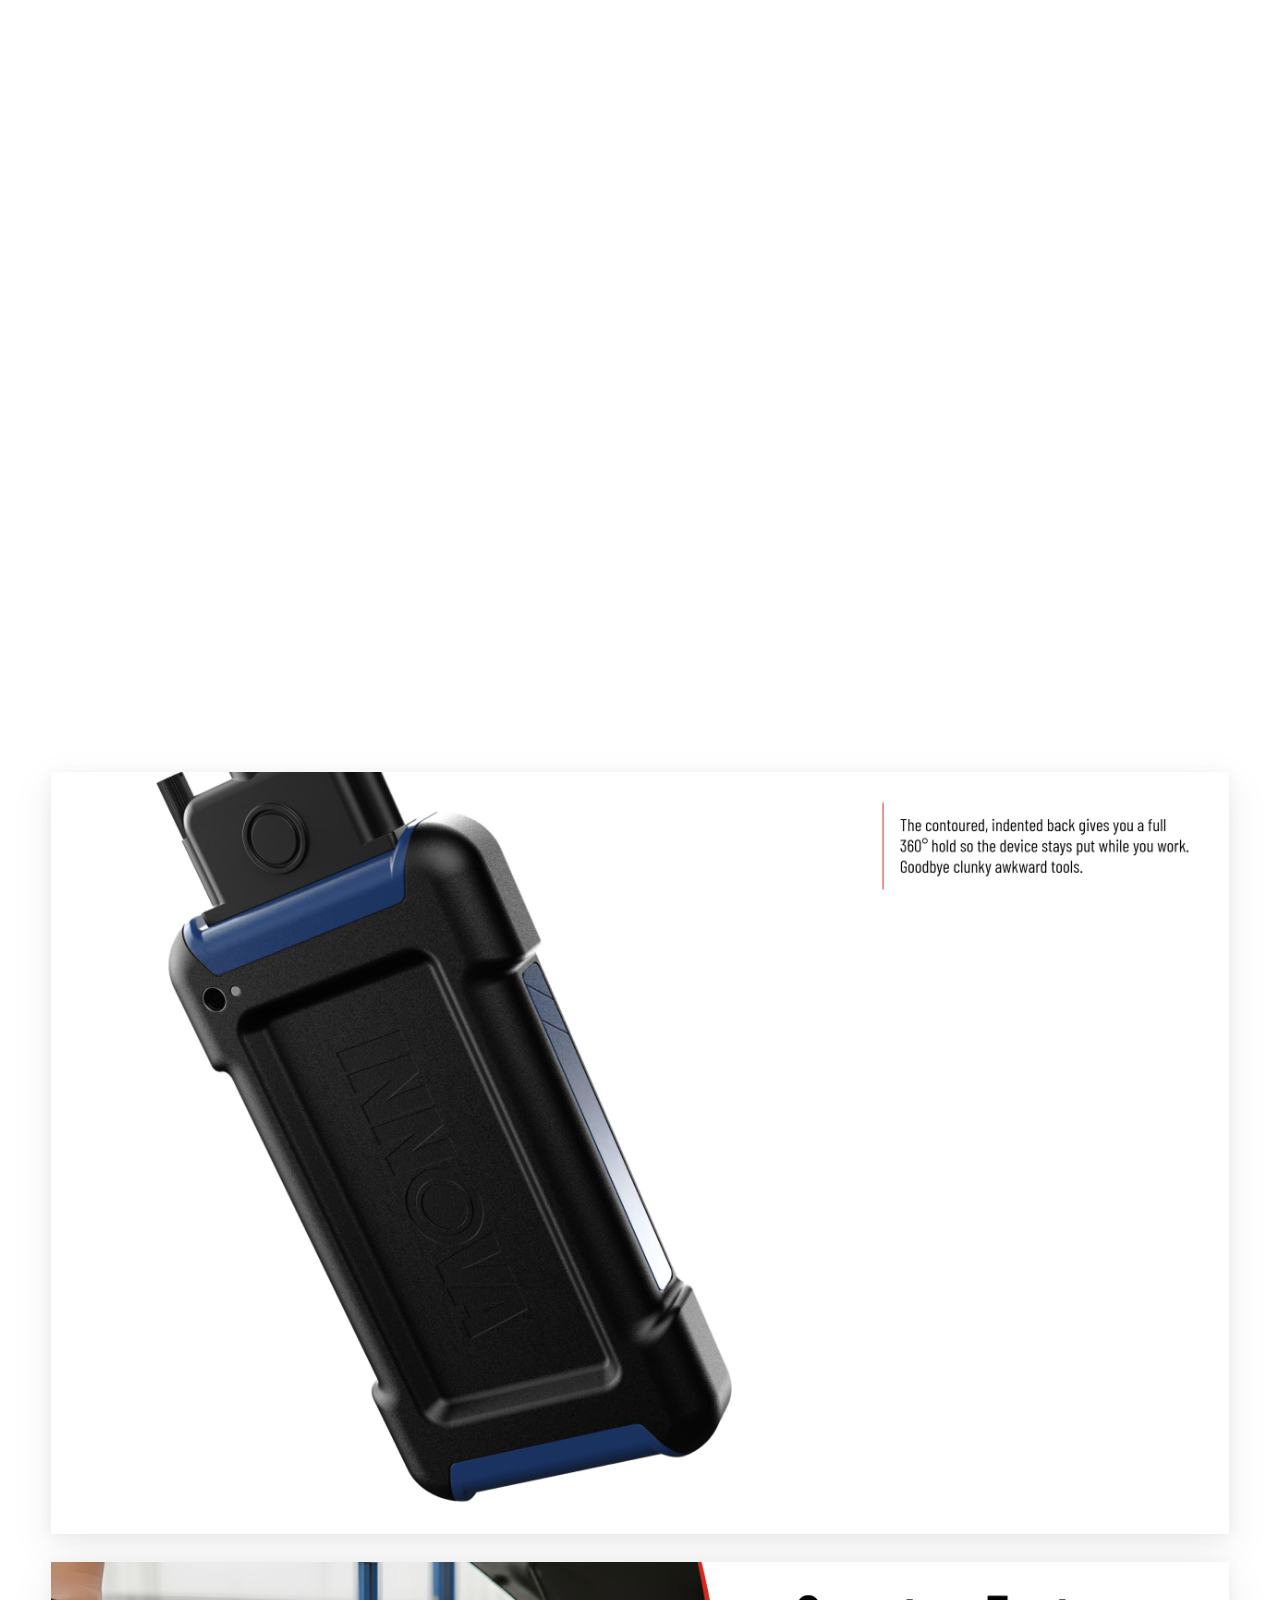
<file: projects/innova.html>
---
permalink: /projects/innova
---
<!doctype html>
<html lang="en">
<head>
<meta charset="utf-8" />
<meta name="viewport" content="width=device-width,initial-scale=1" />
<title>INNOVA CORE-4 — Jake Lee</title>
<link rel="preconnect" href="https://fonts.googleapis.com" />
<link rel="preconnect" href="https://fonts.gstatic.com" crossorigin />
<link href="https://fonts.googleapis.com/css2?family=Archivo:wght@300;400;500;600;700;800;900&family=JetBrains+Mono:wght@400;500&display=swap" rel="stylesheet" />
<link rel="stylesheet" href="../assets/styles.css?v=20260730-4" />
</head>
<body class="project-page">

<header class="site-nav">
  <a class="site-nav__mark" href="/" aria-label="Home">
    <img src="../assets/images/logo/MAKE%20BETTER%20lopngways-29.png" alt="Make Better." />
  </a>
  <nav class="site-nav__links">
    <a href="/work">Work</a>
    <a href="/about">About</a>
    <a href="#contact">Contact</a>
  </nav>
</header>

<div class="project-bg" aria-hidden="true">
  <div class="project-bg__fold project-bg__fold--1" style="background-image:url('../assets/images/Paper%20folds/IMG_2148.jpg');"></div>
  <div class="project-bg__fold project-bg__fold--2" style="background-image:url('../assets/images/Paper%20folds/IMG_2150.jpg');"></div>
  <div class="project-bg__fold project-bg__fold--3" style="background-image:url('../assets/images/Paper%20folds/IMG_2261.jpg');"></div>
  <div class="project-bg__fold project-bg__fold--4" style="background-image:url('../assets/images/Paper%20folds/IMG_2151.jpg');"></div>
</div>

<section class="project-book">
        <img class="project-book__page" src="../assets/images/INNOVA%20Project%20Core%204/LEE%20JAKE%20INNOVA%20Process%20Book%20%2B%20Presentation.jpg" alt="INNOVA CORE-4 — page" loading="lazy" />
        <img class="project-book__page" src="../assets/images/INNOVA%20Project%20Core%204/LEE%20JAKE%20INNOVA%20Process%20Book%20%2B%20Presentation2.jpg" alt="INNOVA CORE-4 — page" loading="lazy" />
        <img class="project-book__page" src="../assets/images/INNOVA%20Project%20Core%204/LEE%20JAKE%20INNOVA%20Process%20Book%20%2B%20Presentation3.jpg" alt="INNOVA CORE-4 — page" loading="lazy" />
        <img class="project-book__page" src="../assets/images/INNOVA%20Project%20Core%204/LEE%20JAKE%20INNOVA%20Process%20Book%20%2B%20Presentation4.jpg" alt="INNOVA CORE-4 — page" loading="lazy" />
        <img class="project-book__page" src="../assets/images/INNOVA%20Project%20Core%204/LEE%20JAKE%20INNOVA%20Process%20Book%20%2B%20Presentation5.jpg" alt="INNOVA CORE-4 — page" loading="lazy" />
        <img class="project-book__page" src="../assets/images/INNOVA%20Project%20Core%204/LEE%20JAKE%20INNOVA%20Process%20Book%20%2B%20Presentation6.jpg" alt="INNOVA CORE-4 — page" loading="lazy" />
        <img class="project-book__page" src="../assets/images/INNOVA%20Project%20Core%204/LEE%20JAKE%20INNOVA%20Process%20Book%20%2B%20Presentation7.jpg" alt="INNOVA CORE-4 — page" loading="lazy" />
        <img class="project-book__page" src="../assets/images/INNOVA%20Project%20Core%204/LEE%20JAKE%20INNOVA%20Process%20Book%20%2B%20Presentation8.jpg" alt="INNOVA CORE-4 — page" loading="lazy" />
        <img class="project-book__page" src="../assets/images/INNOVA%20Project%20Core%204/LEE%20JAKE%20INNOVA%20Process%20Book%20%2B%20Presentation9.jpg" alt="INNOVA CORE-4 — page" loading="lazy" />
        <img class="project-book__page" src="../assets/images/INNOVA%20Project%20Core%204/LEE%20JAKE%20INNOVA%20Process%20Book%20%2B%20Presentation10.jpg" alt="INNOVA CORE-4 — page" loading="lazy" />
        <img class="project-book__page" src="../assets/images/INNOVA%20Project%20Core%204/LEE%20JAKE%20INNOVA%20Process%20Book%20%2B%20Presentation11.jpg" alt="INNOVA CORE-4 — page" loading="lazy" />
        <img class="project-book__page" src="../assets/images/INNOVA%20Project%20Core%204/LEE%20JAKE%20INNOVA%20Process%20Book%20%2B%20Presentation12.jpg" alt="INNOVA CORE-4 — page" loading="lazy" />
        <img class="project-book__page" src="../assets/images/INNOVA%20Project%20Core%204/LEE%20JAKE%20INNOVA%20Process%20Book%20%2B%20Presentation13.jpg" alt="INNOVA CORE-4 — page" loading="lazy" />
        <img class="project-book__page" src="../assets/images/INNOVA%20Project%20Core%204/LEE%20JAKE%20INNOVA%20Process%20Book%20%2B%20Presentation14.jpg" alt="INNOVA CORE-4 — page" loading="lazy" />
        <img class="project-book__page" src="../assets/images/INNOVA%20Project%20Core%204/LEE%20JAKE%20INNOVA%20Process%20Book%20%2B%20Presentation15.jpg" alt="INNOVA CORE-4 — page" loading="lazy" />
        <img class="project-book__page" src="../assets/images/INNOVA%20Project%20Core%204/LEE%20JAKE%20INNOVA%20Process%20Book%20%2B%20Presentation16.jpg" alt="INNOVA CORE-4 — page" loading="lazy" />
        <img class="project-book__page" src="../assets/images/INNOVA%20Project%20Core%204/LEE%20JAKE%20INNOVA%20Process%20Book%20%2B%20Presentation17.jpg" alt="INNOVA CORE-4 — page" loading="lazy" />
        <img class="project-book__page" src="../assets/images/INNOVA%20Project%20Core%204/LEE%20JAKE%20INNOVA%20Process%20Book%20%2B%20Presentation18.jpg" alt="INNOVA CORE-4 — page" loading="lazy" />
        <img class="project-book__page" src="../assets/images/INNOVA%20Project%20Core%204/LEE%20JAKE%20INNOVA%20Process%20Book%20%2B%20Presentation19.jpg" alt="INNOVA CORE-4 — page" loading="lazy" />
        <img class="project-book__page" src="../assets/images/INNOVA%20Project%20Core%204/LEE%20JAKE%20INNOVA%20Process%20Book%20%2B%20Presentation20.jpg" alt="INNOVA CORE-4 — page" loading="lazy" />
        <img class="project-book__page" src="../assets/images/INNOVA%20Project%20Core%204/LEE%20JAKE%20INNOVA%20Process%20Book%20%2B%20Presentation21.jpg" alt="INNOVA CORE-4 — page" loading="lazy" />
        <img class="project-book__page" src="../assets/images/INNOVA%20Project%20Core%204/LEE%20JAKE%20INNOVA%20Process%20Book%20%2B%20Presentation22.jpg" alt="INNOVA CORE-4 — page" loading="lazy" />
        <img class="project-book__page" src="../assets/images/INNOVA%20Project%20Core%204/LEE%20JAKE%20INNOVA%20Process%20Book%20%2B%20Presentation23.jpg" alt="INNOVA CORE-4 — page" loading="lazy" />
        <img class="project-book__page" src="../assets/images/INNOVA%20Project%20Core%204/LEE%20JAKE%20INNOVA%20Process%20Book%20%2B%20Presentation24.jpg" alt="INNOVA CORE-4 — page" loading="lazy" />
        <img class="project-book__page" src="../assets/images/INNOVA%20Project%20Core%204/LEE%20JAKE%20INNOVA%20Process%20Book%20%2B%20Presentation25.jpg" alt="INNOVA CORE-4 — page" loading="lazy" />
        <img class="project-book__page" src="../assets/images/INNOVA%20Project%20Core%204/LEE%20JAKE%20INNOVA%20Process%20Book%20%2B%20Presentation26.jpg" alt="INNOVA CORE-4 — page" loading="lazy" />
</section>

<section class="project-next">
  <a href="/projects/atonal">
    <span class="project-next__label">Previous</span>
    ← LEE + ATONAL
  </a>
  <a href="/work">
    <span class="project-next__label">Index</span>
    All Work
  </a>
  <a href="/projects/bloomroom">
    <span class="project-next__label">Next</span>
    Bloomroom →
  </a>
</section>

<section id="contact" class="contact-band">
  <div class="contact-band__inner">
    <p class="eyebrow contact-band__eyebrow">Contact</p>
    <h2 class="contact-band__title">Let's make<br/>something better.</h2>
    <div class="contact-band__grid">
      <a class="contact-band__card" href="mailto:jakelee@makebetterid.com"><span>Email</span><strong>jakelee@makebetterid.com</strong></a>
      <a class="contact-band__card" href="tel:+13107487708"><span>Phone</span><strong>(310) 748-7708</strong></a>
      <div class="contact-band__card"><span>Role</span><strong>Industrial / CMF Designer</strong></div>
      <div class="contact-band__card"><span>Location</span><strong>Torrance, CA</strong></div>
    </div>
  </div>
</section>

<footer class="site-foot">
  <span>© 2026 Jake Lee — Make Better.</span>
  <a href="#top">Back to top ↑</a>
</footer>

<script src="../assets/script.js?v=20260730-2"></script>
</body>
</html>
</file>
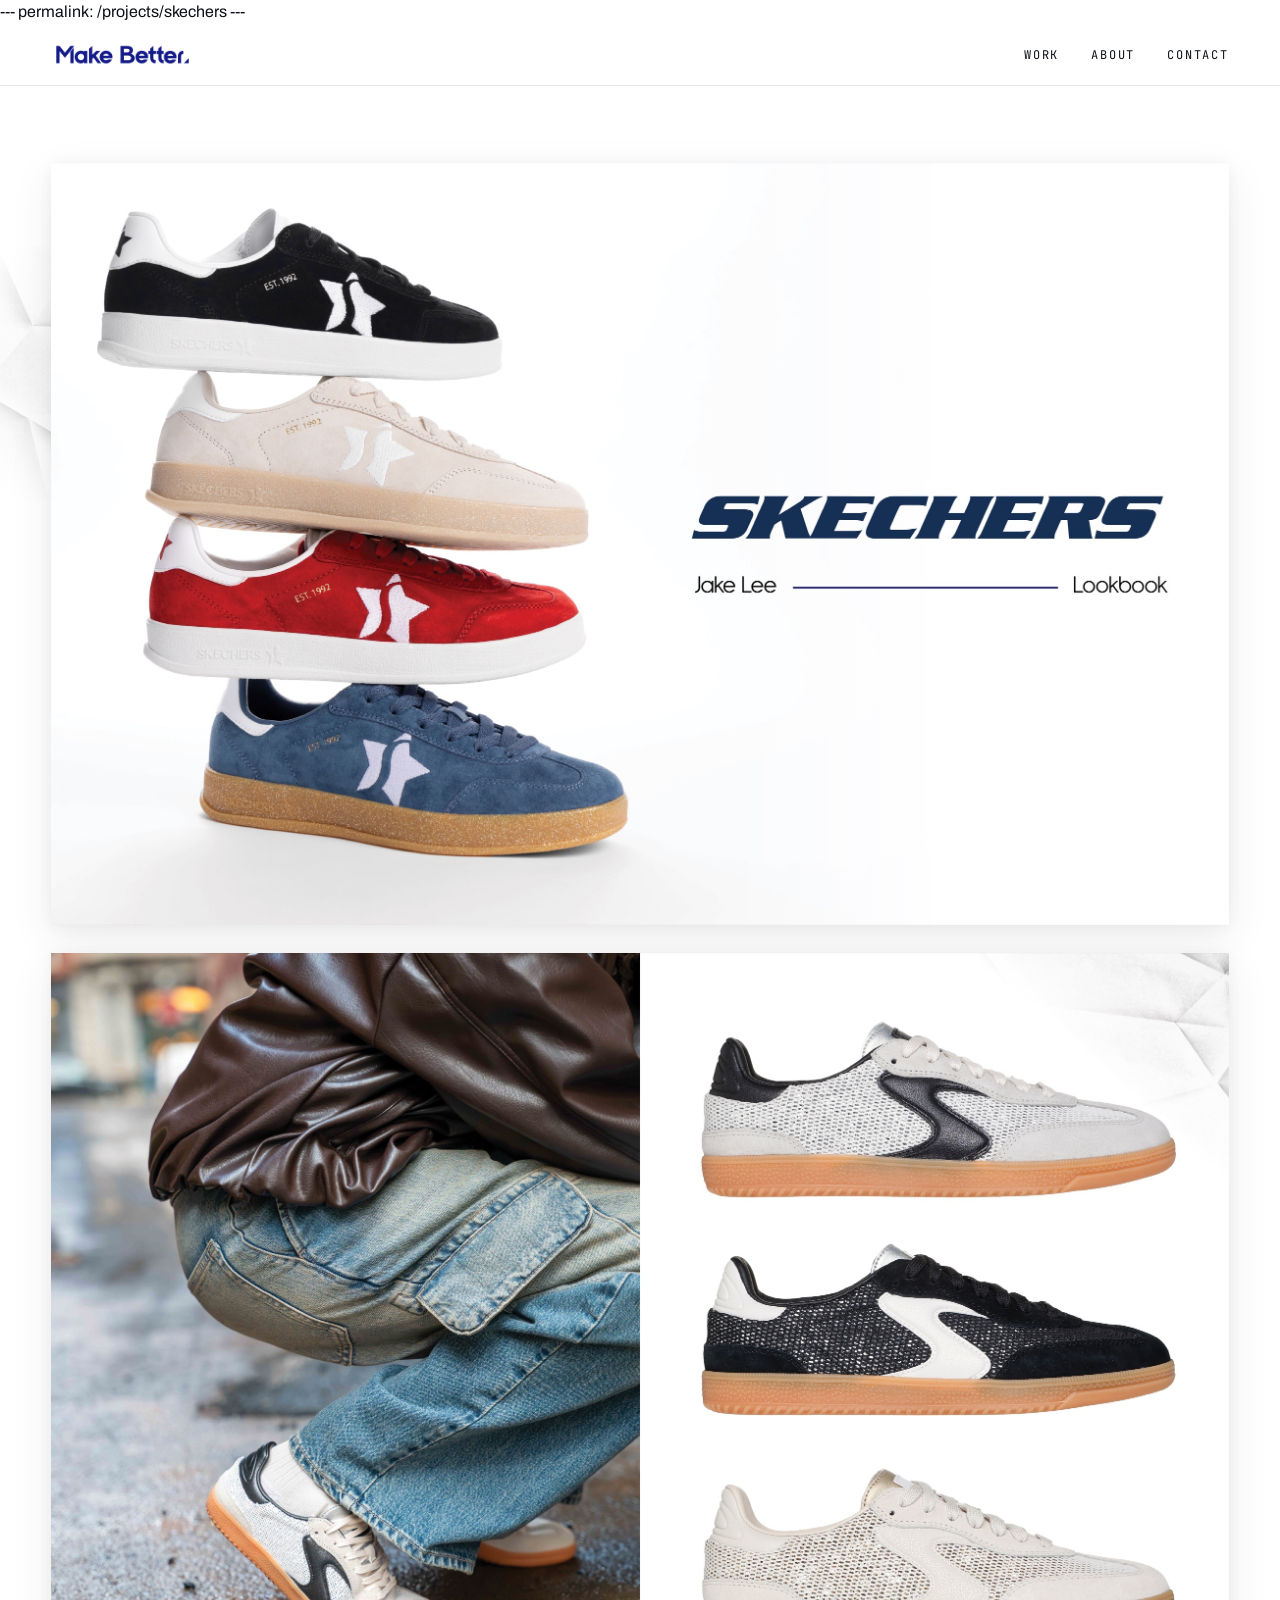
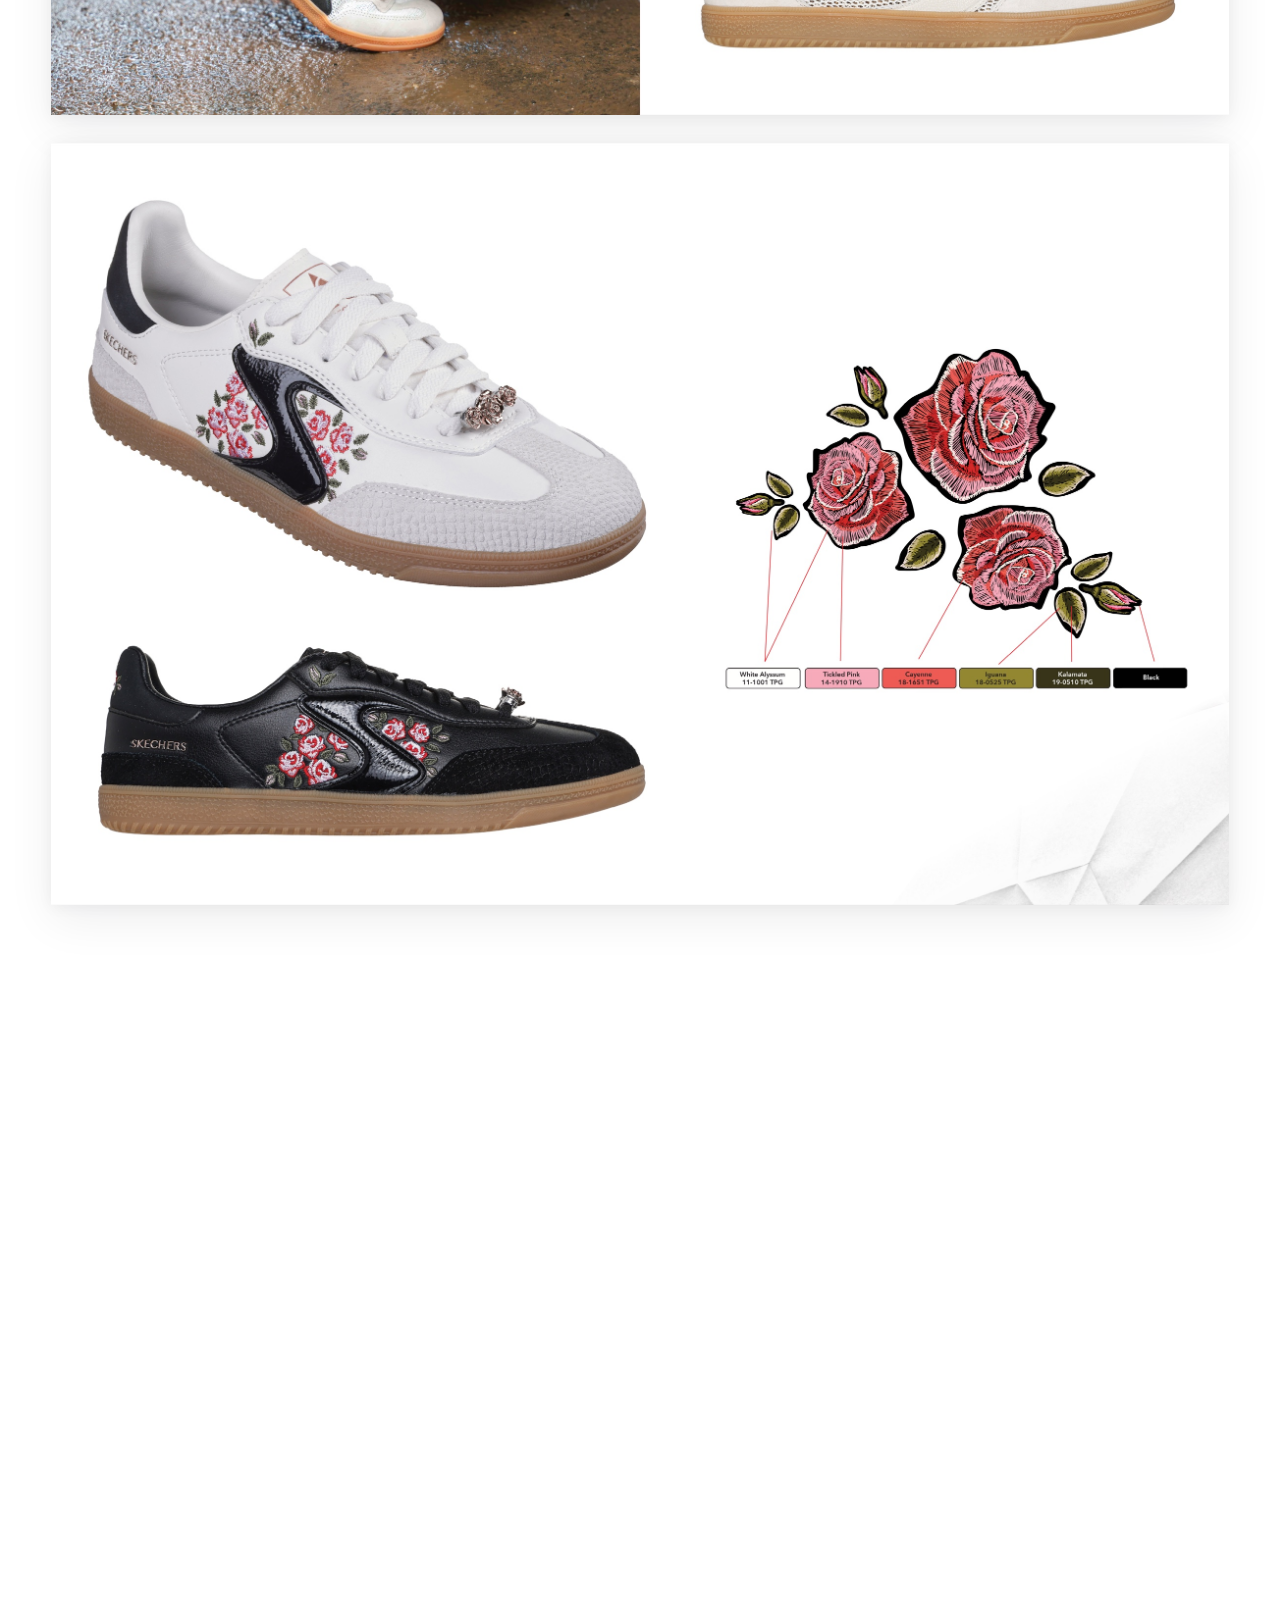
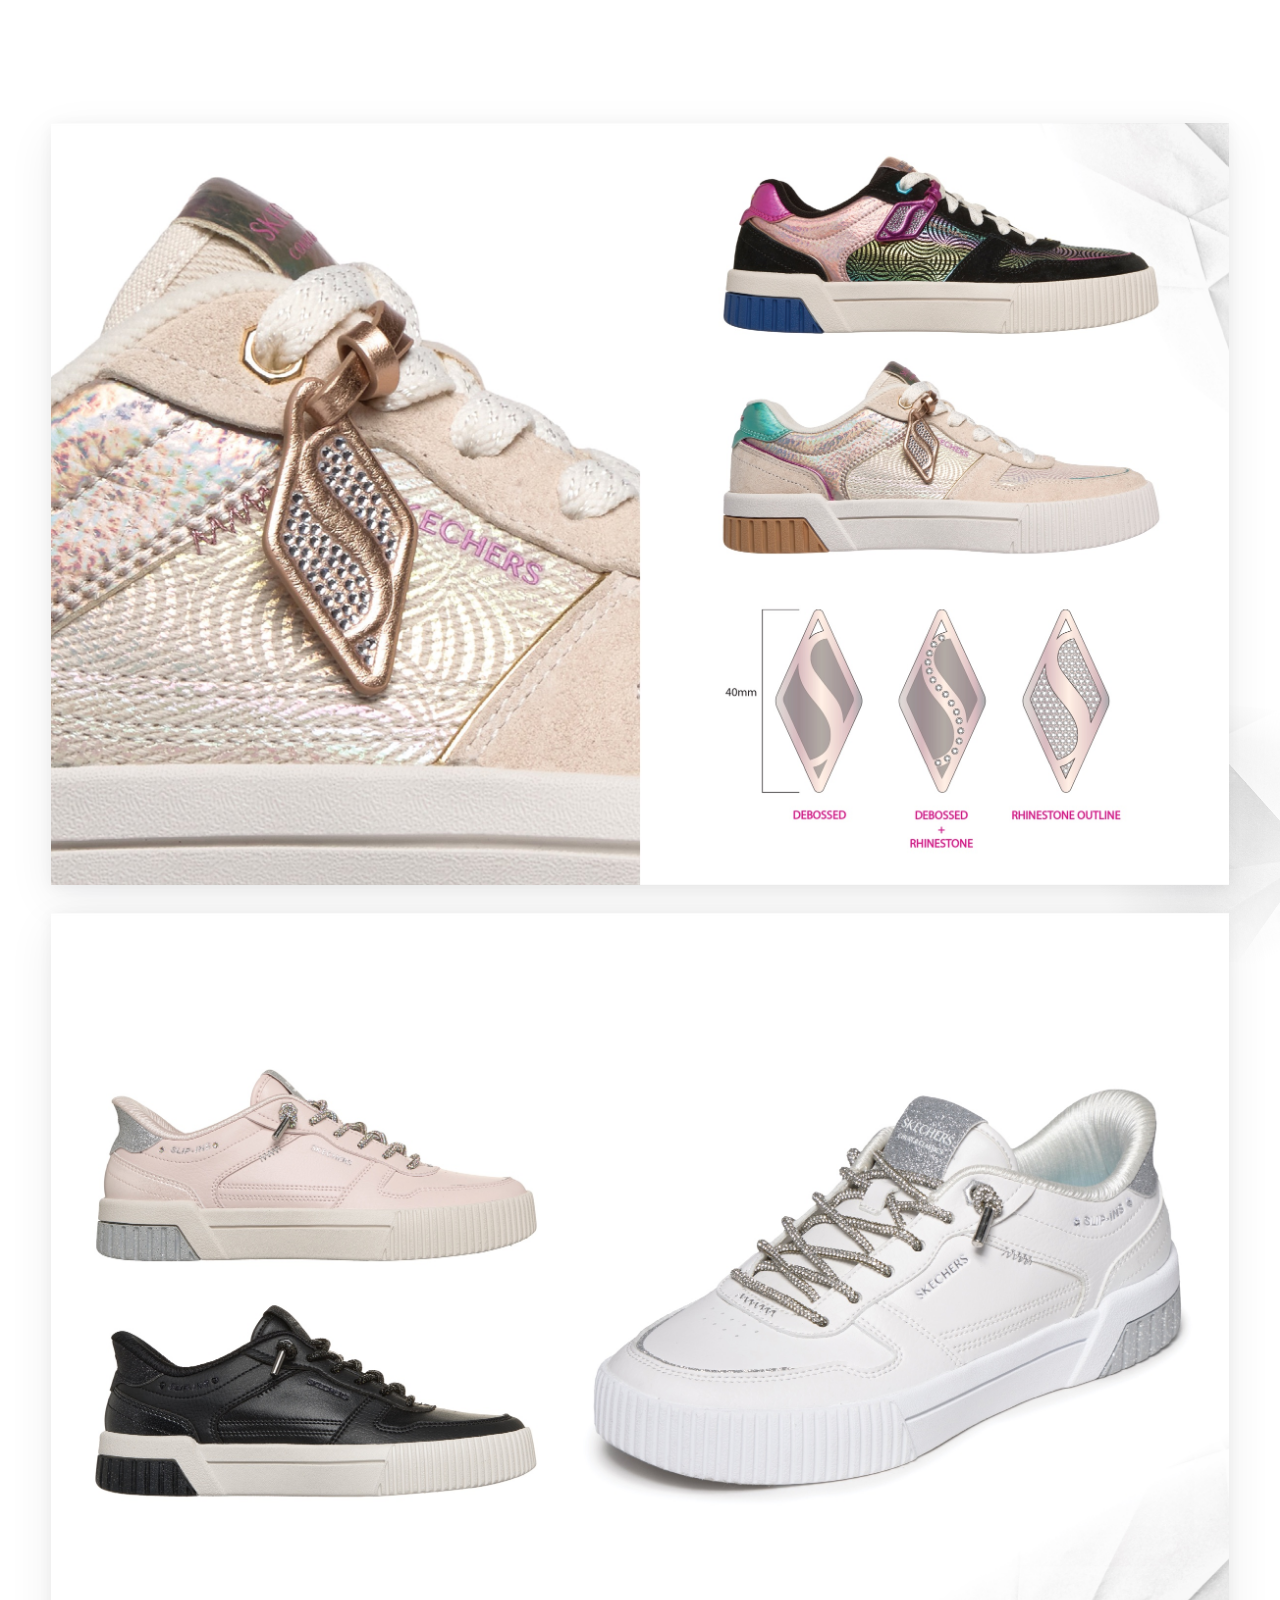
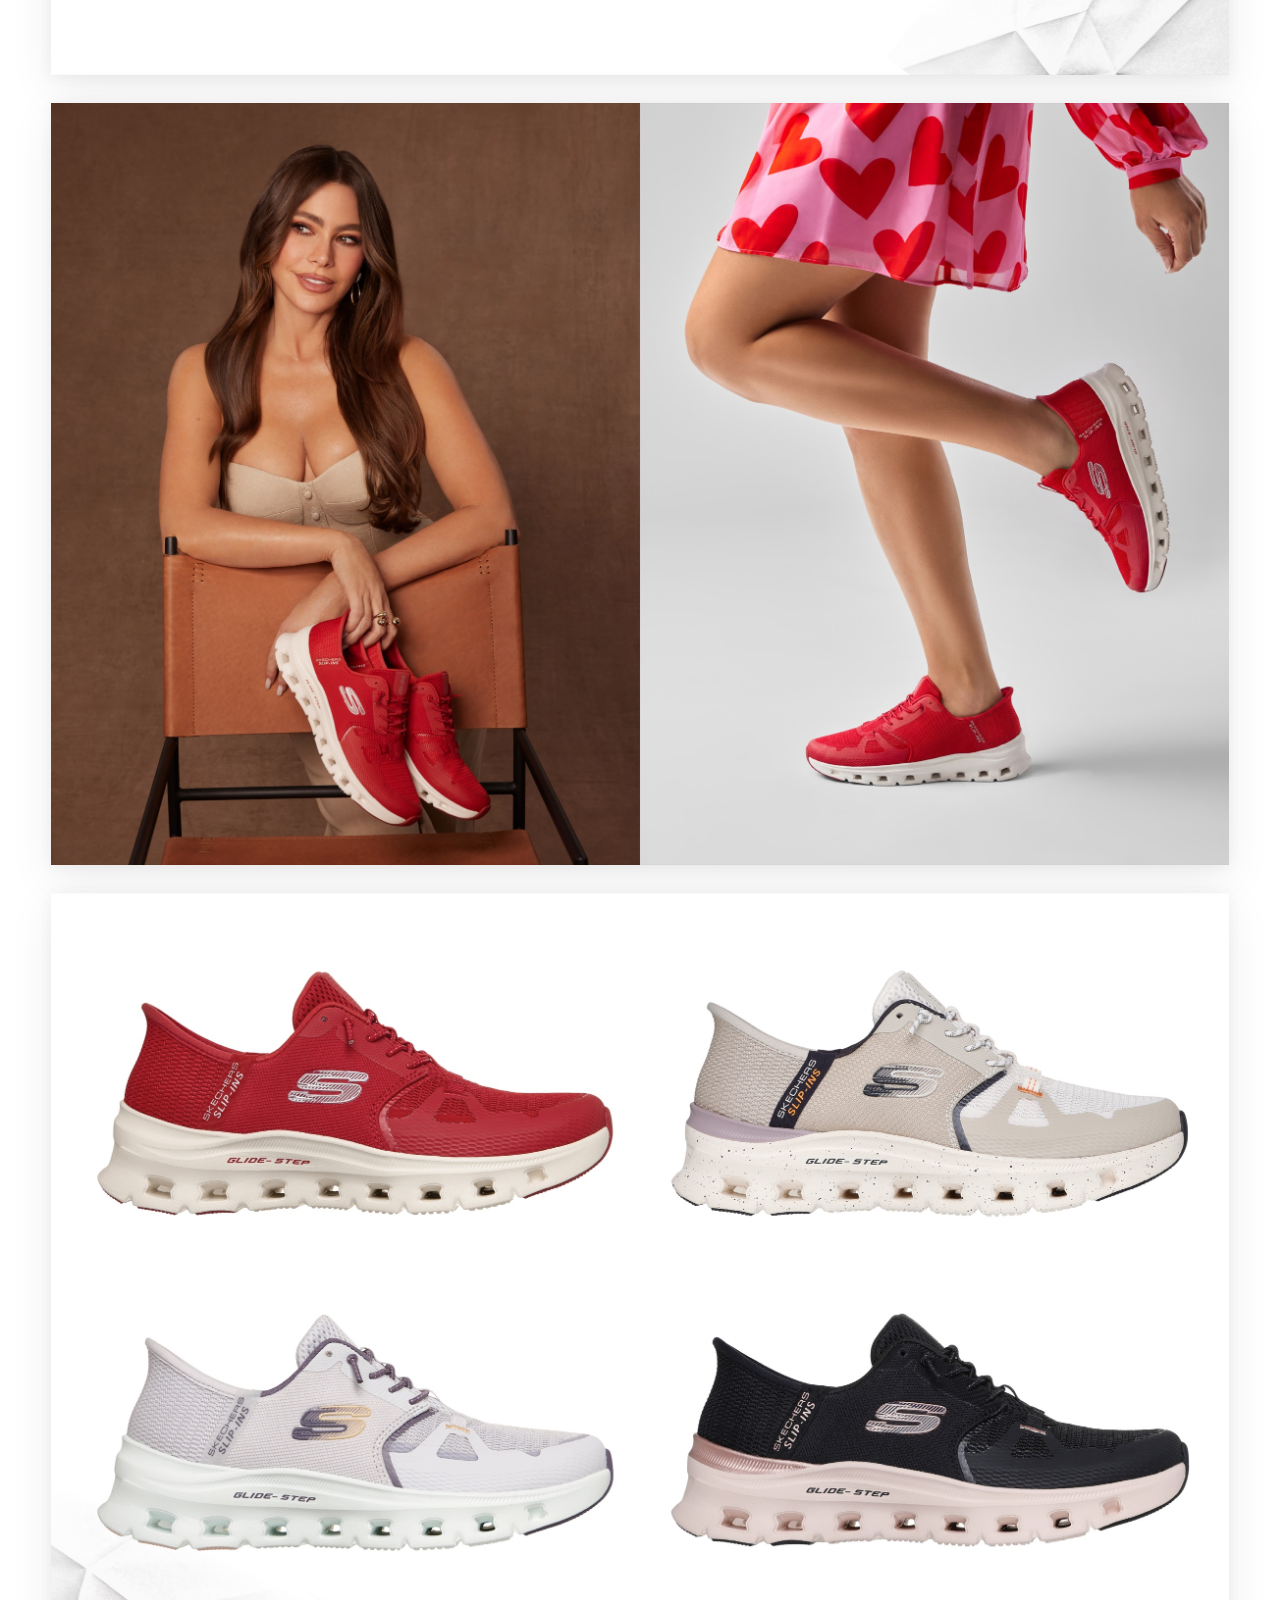
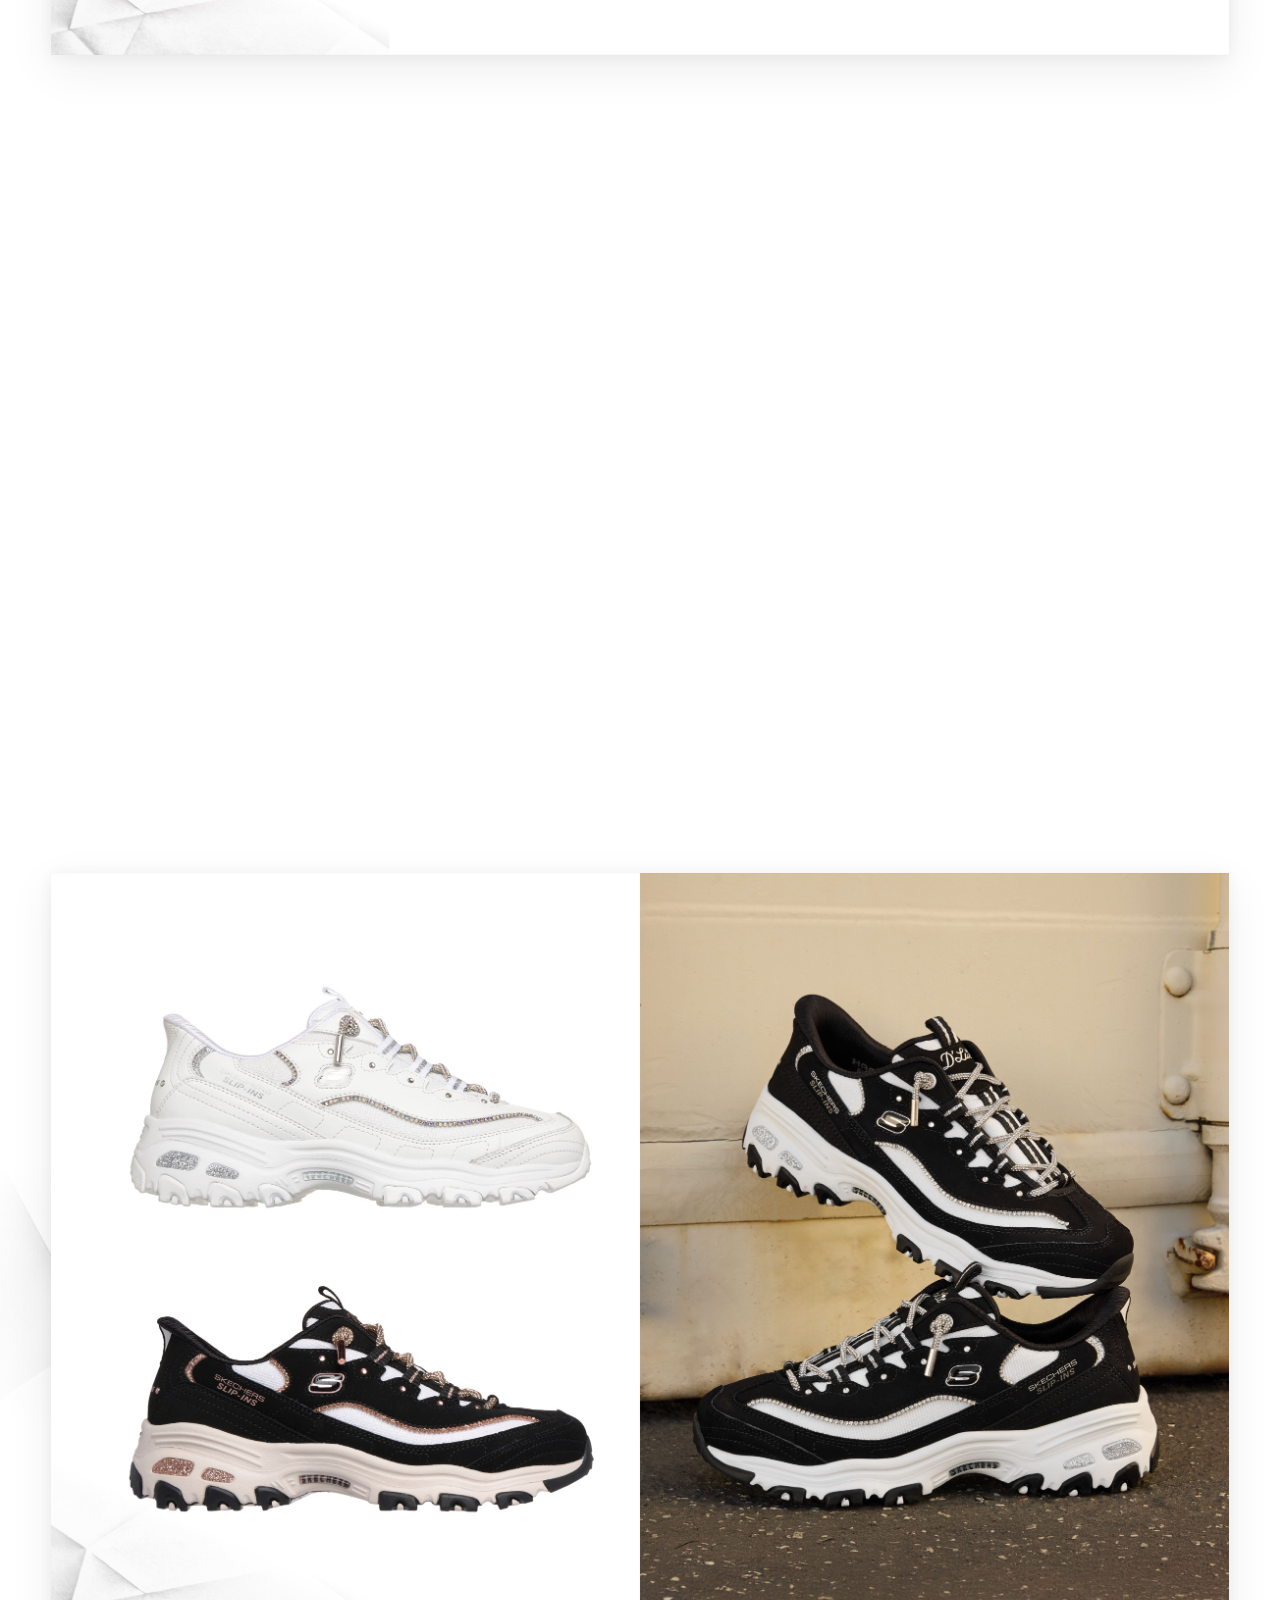
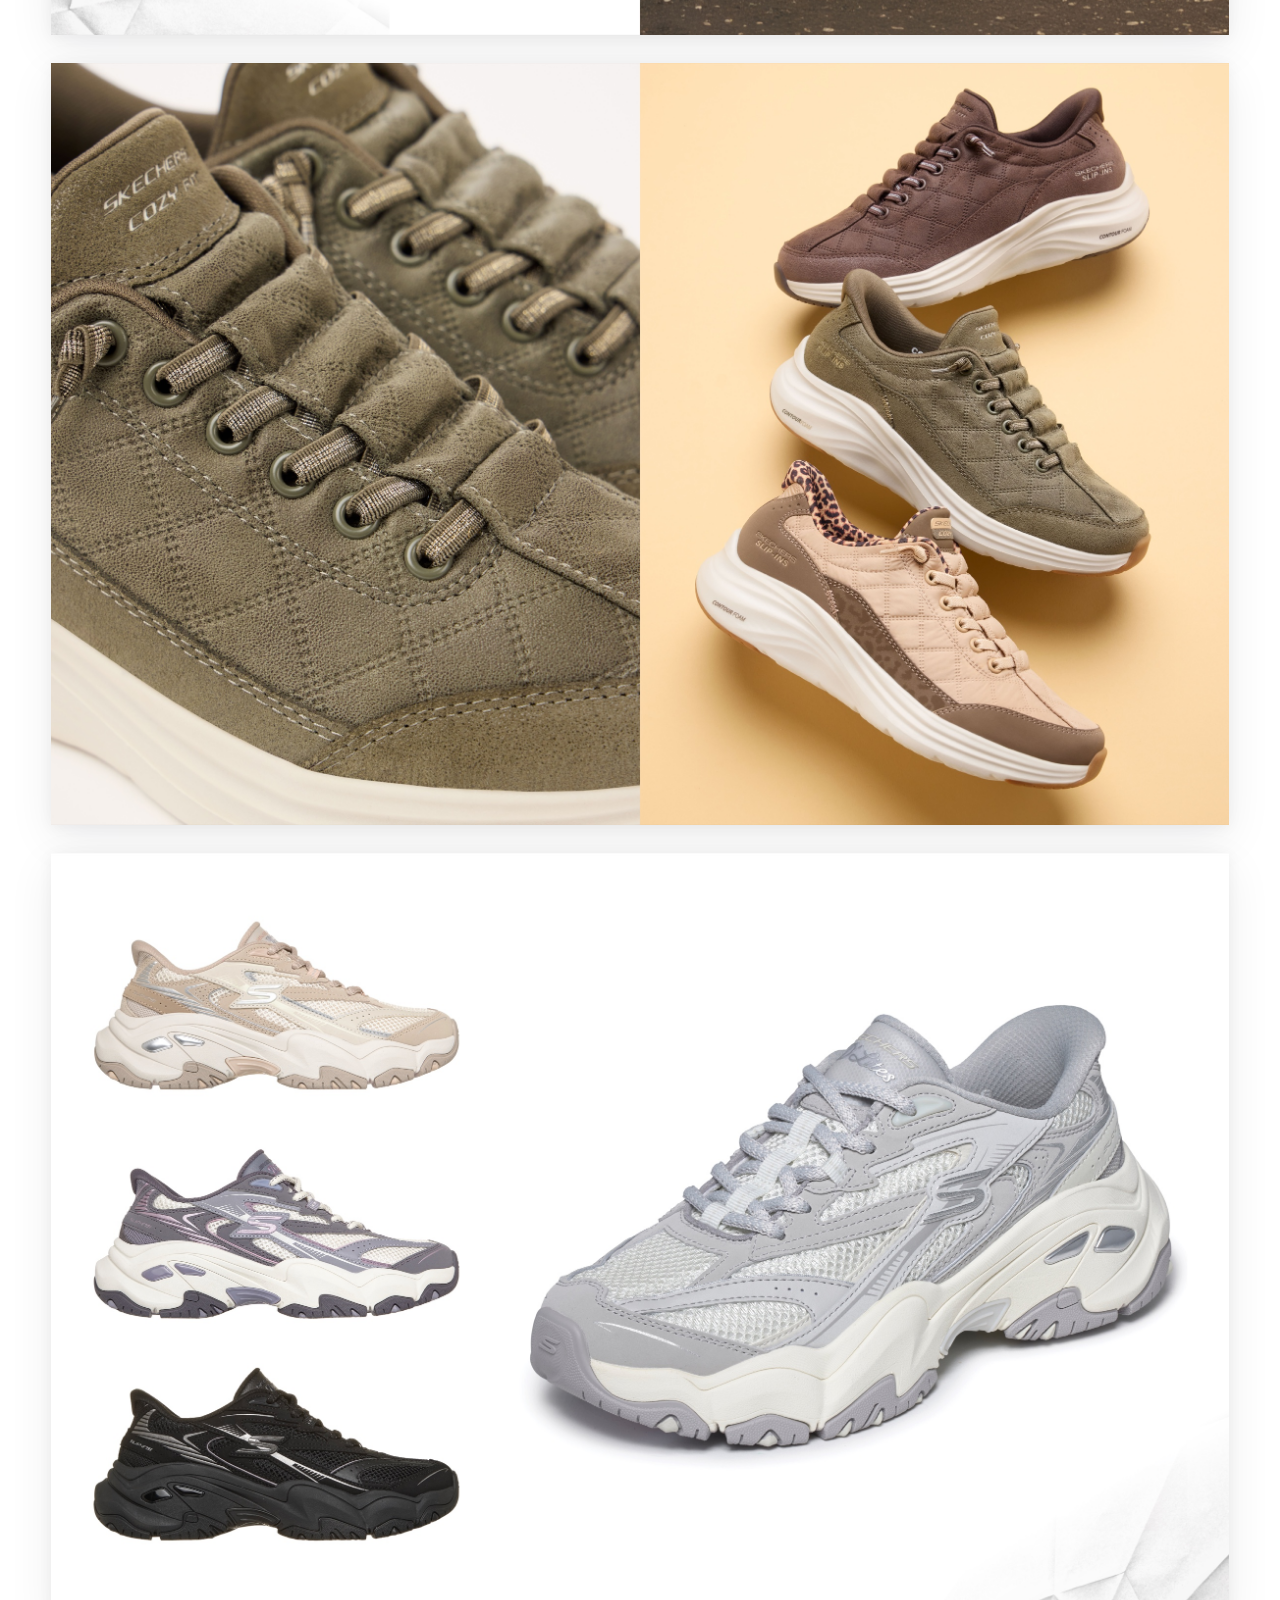
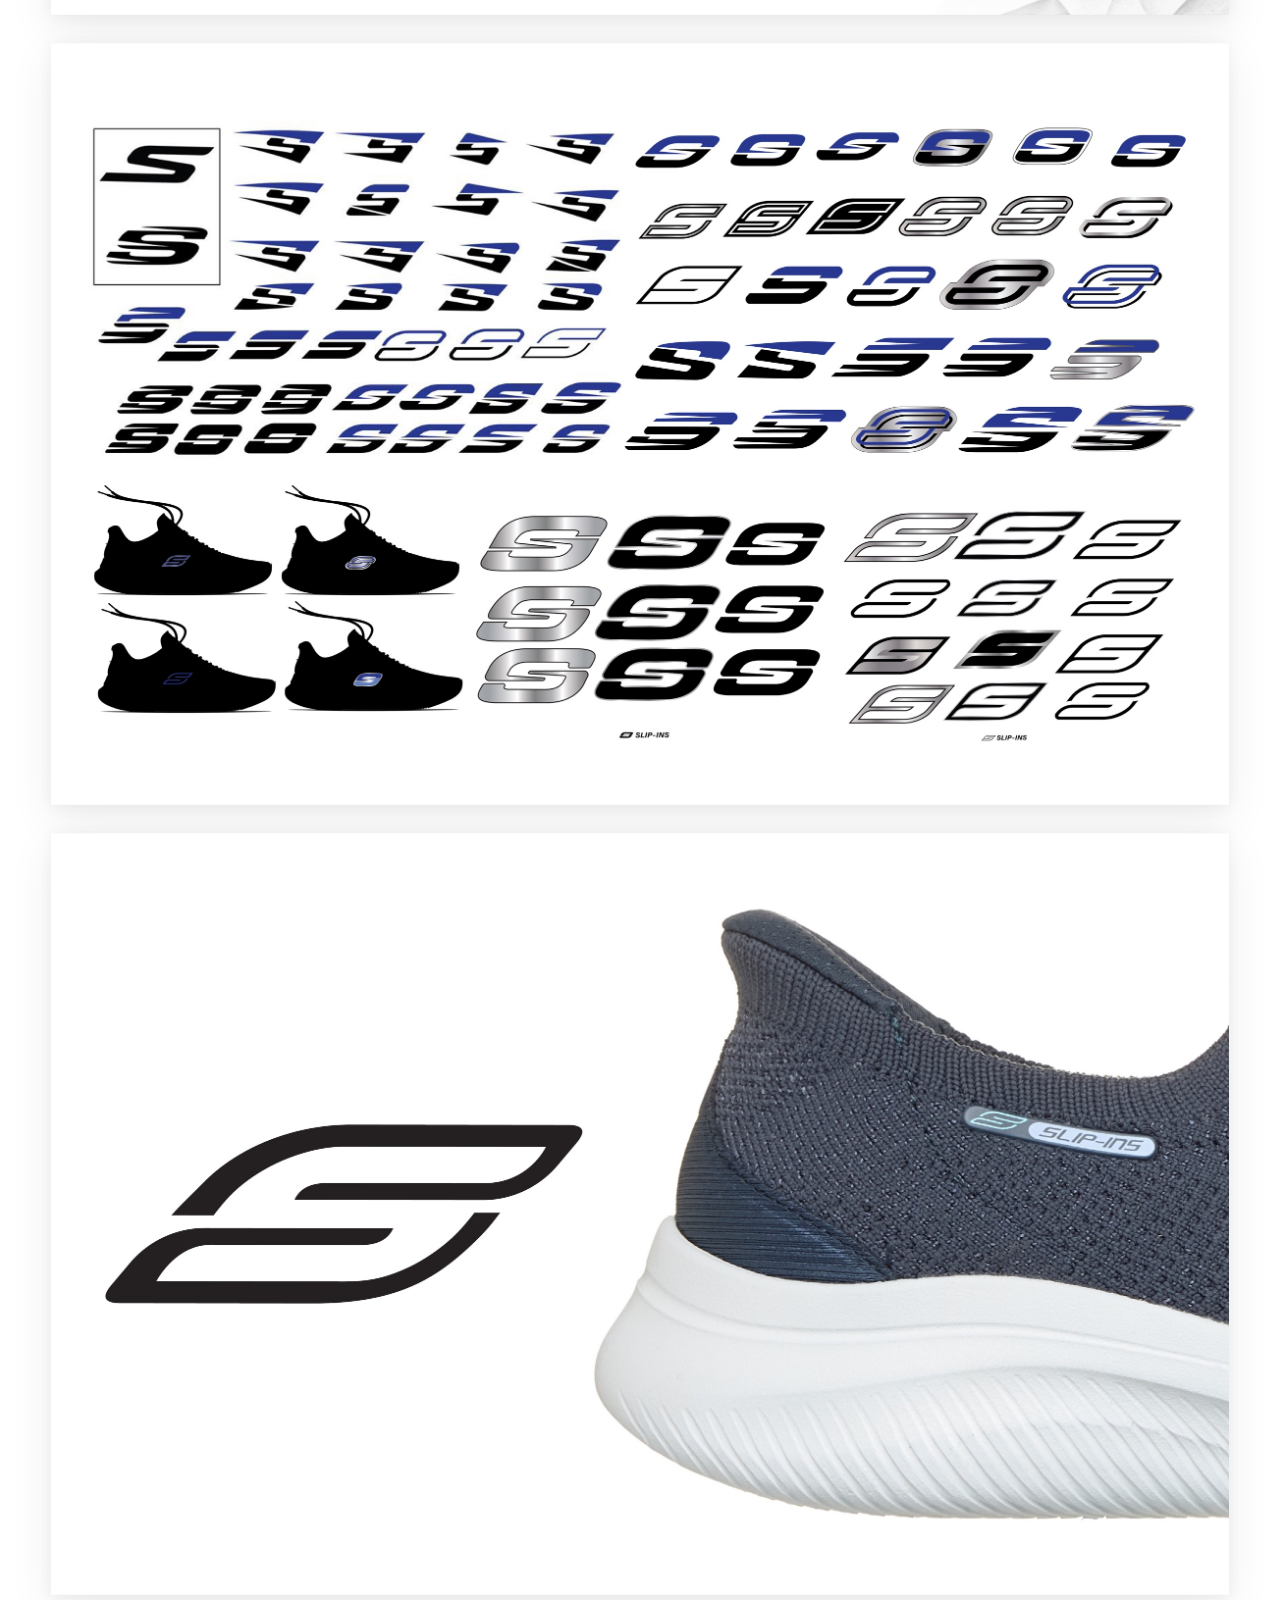
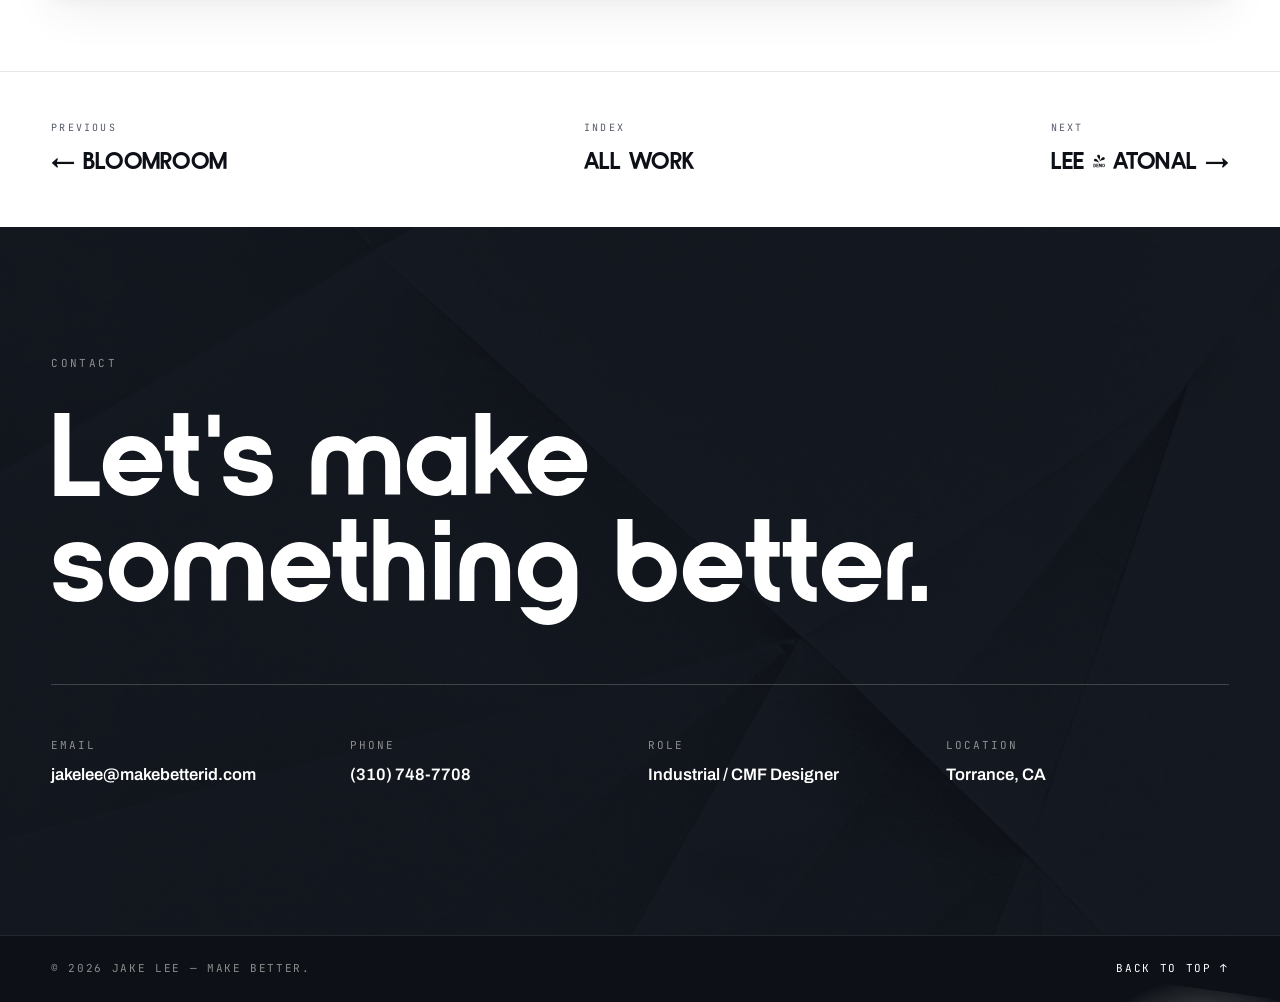
<file: projects/skechers.html>
---
permalink: /projects/skechers
---
<!doctype html>
<html lang="en">
<head>
<meta charset="utf-8" />
<meta name="viewport" content="width=device-width,initial-scale=1" />
<title>SKECHERS — Jake Lee</title>
<link rel="preconnect" href="https://fonts.googleapis.com" />
<link rel="preconnect" href="https://fonts.gstatic.com" crossorigin />
<link href="https://fonts.googleapis.com/css2?family=Archivo:wght@300;400;500;600;700;800;900&family=JetBrains+Mono:wght@400;500&display=swap" rel="stylesheet" />
<link rel="stylesheet" href="../assets/styles.css?v=20260730-4" />
</head>
<body class="project-page project-page--skechers">

<header class="site-nav">
  <a class="site-nav__mark" href="/" aria-label="Home">
    <img src="../assets/images/logo/MAKE%20BETTER%20lopngways-29.png" alt="Make Better." />
  </a>
  <nav class="site-nav__links">
    <a href="/work">Work</a>
    <a href="/about">About</a>
    <a href="#contact">Contact</a>
  </nav>
</header>

<div class="project-bg" aria-hidden="true">
  <div class="project-bg__fold project-bg__fold--1" style="background-image:url('../assets/images/Paper%20folds/IMG_2148.jpg');"></div>
  <div class="project-bg__fold project-bg__fold--2" style="background-image:url('../assets/images/Paper%20folds/IMG_2150.jpg');"></div>
  <div class="project-bg__fold project-bg__fold--3" style="background-image:url('../assets/images/Paper%20folds/IMG_2261.jpg');"></div>
  <div class="project-bg__fold project-bg__fold--4" style="background-image:url('../assets/images/Paper%20folds/IMG_2151.jpg');"></div>
</div>

<section class="project-book">
  <img class="project-book__page" src="../assets/images/Skechers%20Project/skechers-book.jpg" alt="SKECHERS lookbook cover" loading="lazy" />
  <img class="project-book__page" src="../assets/images/Skechers%20Project/skechers-book2.jpg" alt="SKECHERS lookbook — page 2" loading="lazy" />
  <img class="project-book__page" src="../assets/images/Skechers%20Project/skechers-book3.jpg" alt="SKECHERS lookbook — page 3" loading="lazy" />
  <img class="project-book__page" src="../assets/images/Skechers%20Project/skechers-book4.jpg" alt="SKECHERS lookbook — page 4" loading="lazy" />
  <img class="project-book__page" src="../assets/images/Skechers%20Project/skechers-book5.jpg" alt="SKECHERS lookbook — page 5" loading="lazy" />
  <img class="project-book__page" src="../assets/images/Skechers%20Project/skechers-book6.jpg" alt="SKECHERS lookbook — page 6" loading="lazy" />
  <img class="project-book__page" src="../assets/images/Skechers%20Project/skechers-book7.jpg" alt="SKECHERS lookbook — page 7" loading="lazy" />
  <img class="project-book__page" src="../assets/images/Skechers%20Project/skechers-book8.jpg" alt="SKECHERS lookbook — page 8" loading="lazy" />
  <img class="project-book__page" src="../assets/images/Skechers%20Project/skechers-book9.jpg" alt="SKECHERS lookbook — page 9" loading="lazy" />
  <img class="project-book__page" src="../assets/images/Skechers%20Project/skechers-book10.jpg" alt="SKECHERS lookbook — page 10" loading="lazy" />
  <img class="project-book__page" src="../assets/images/Skechers%20Project/skechers-book11.jpg" alt="SKECHERS lookbook — page 11" loading="lazy" />
  <img class="project-book__page" src="../assets/images/Skechers%20Project/skechers-book12.jpg" alt="SKECHERS lookbook — page 12" loading="lazy" />
  <img class="project-book__page" src="../assets/images/Skechers%20Project/skechers-book13.jpg" alt="SKECHERS lookbook — page 13" loading="lazy" />
  <img class="project-book__page" src="../assets/images/Skechers%20Project/skechers-book14.jpg" alt="SKECHERS lookbook — page 14" loading="lazy" />
</section>

<section class="project-next">
  <a href="/projects/bloomroom">
    <span class="project-next__label">Previous</span>
    ← Bloomroom
  </a>
  <a href="/work">
    <span class="project-next__label">Index</span>
    All Work
  </a>
  <a href="/projects/atonal">
    <span class="project-next__label">Next</span>
    LEE + ATONAL →
  </a>
</section>

<section id="contact" class="contact-band">
  <div class="contact-band__inner">
    <p class="eyebrow contact-band__eyebrow">Contact</p>
    <h2 class="contact-band__title">Let's make<br/>something better.</h2>
    <div class="contact-band__grid">
      <a class="contact-band__card" href="mailto:jakelee@makebetterid.com"><span>Email</span><strong>jakelee@makebetterid.com</strong></a>
      <a class="contact-band__card" href="tel:+13107487708"><span>Phone</span><strong>(310) 748-7708</strong></a>
      <div class="contact-band__card"><span>Role</span><strong>Industrial / CMF Designer</strong></div>
      <div class="contact-band__card"><span>Location</span><strong>Torrance, CA</strong></div>
    </div>
  </div>
</section>

<footer class="site-foot">
  <span>© 2026 Jake Lee — Make Better.</span>
  <a href="#top">Back to top ↑</a>
</footer>

<script src="../assets/script.js?v=20260730-2"></script>
</body>
</html>
</file>
<file: assets/styles.css>
/* =========================================================
   MAKE BETTER. — Jake Lee portfolio
   Landing → grid → project books.
   ========================================================= */

/* Brand typeface: Nordique Pro (trial — character set limited).
   Fallback: Archivo (Google Fonts) covers the full character set. */
@font-face {
  font-family: "Nordique Pro";
  src: url("NordiqueProBoldMOD.otf") format("opentype");
  font-weight: 700 900;
  font-style: normal;
  font-display: swap;
}
@font-face {
  font-family: "Nordique Pro";
  src: url("NordiqueProRegularMODD.otf") format("opentype");
  font-weight: 300 500;
  font-style: normal;
  font-display: swap;
}

:root {
  --ink: #0d1016;
  --ink-soft: #55596a;
  --ink-mute: #8a8f9d;
  --paper: #ffffff;
  --paper-2: #f7f7f5;
  --paper-3: #ededea;
  --white: #ffffff;
  --blue: #1e2ad1;          /* Klein / royal blue from logo */
  --blue-deep: #111f9b;
  --blue-soft: #e8eaff;
  --rule: rgba(13, 16, 22, 0.1);

  --cut: 34px;              /* cut-corner size (brand-book detail) */

  --f-display: "Nordique Pro", "Archivo", "Inter", system-ui, -apple-system, sans-serif;
  --f-body: "Archivo", "Inter", system-ui, -apple-system, sans-serif;
  --f-mono: "JetBrains Mono", ui-monospace, Menlo, monospace;

  /* Optical tracking: open enough for Nordique Pro's compact glyphs,
     while retaining the precise, contemporary feel of modern sans-serifs. */
  --track-display: 0.004em;
  --track-title: 0.012em;

  --pad-x: clamp(1.25rem, 4vw, 4rem);
  --pad-y: clamp(4rem, 10vw, 9rem);
}

* { box-sizing: border-box; margin: 0; padding: 0; }
html { scroll-behavior: smooth; }

body {
  background: var(--paper);
  color: var(--ink);
  font-family: var(--f-body);
  font-weight: 400;
  font-size: 16px;
  line-height: 1.55;
  -webkit-font-smoothing: antialiased;
  text-rendering: optimizeLegibility;
  overflow-x: hidden;
}

a { color: inherit; text-decoration: none; }
img { display: block; max-width: 100%; height: auto; }
em { font-style: italic; }

/* Utilities ----------------------------------------------- */
.eyebrow {
  font-family: var(--f-mono);
  font-size: 11px;
  letter-spacing: 0.22em;
  text-transform: uppercase;
  color: var(--ink-soft);
  display: inline-block;
}

/* =========================================================
   1) LANDING PAGE
   ========================================================= */
body.landing {
  min-height: 100dvh;
}
.landing__stage {
  position: relative;
  width: 100%;
  min-height: 100dvh;
  display: grid;
  place-items: center;
  padding: var(--pad-x);
  background: var(--white);
}

.landing__paper {
  position: absolute;
  width: 32%;
  height: 46%;
  background-size: cover;
  background-repeat: no-repeat;
  mix-blend-mode: multiply;
  opacity: .7;
  filter: contrast(1.04);
  pointer-events: none;
  /* fade edges into the white background */
  -webkit-mask-image: radial-gradient(ellipse at center, #000 22%, transparent 78%);
          mask-image: radial-gradient(ellipse at center, #000 22%, transparent 78%);
}
.landing__paper--tl {
  top: -8%;
  left: -6%;
  background-image: url("images/Paper folds/IMG_2148.jpg");
  background-position: top left;
  transform: rotate(-6deg);
}
.landing__paper--br {
  bottom: -8%;
  right: -6%;
  background-image: url("images/Paper folds/IMG_2151.jpg");
  background-position: bottom right;
  transform: rotate(8deg);
}

.landing__enter {
  position: relative;
  z-index: 2;
  display: flex;
  flex-direction: column;
  align-items: center;
  gap: 2.5rem;
  padding: 2rem;
  transition: transform .6s cubic-bezier(.2,.8,.2,1);
}
.landing__enter:hover {
  transform: translateY(-6px);
}

.landing__logo {
  width: clamp(260px, 46vw, 620px);
  height: auto;
  filter: drop-shadow(0 8px 24px rgba(30, 42, 209, 0.08));
  animation: logo-fade-in 1.3s cubic-bezier(.2,.8,.2,1) both;
}
@keyframes logo-fade-in {
  0% { opacity: 0; transform: translateY(16px) scale(.98); }
  100% { opacity: 1; transform: none; }
}

.landing__cue {
  display: inline-flex;
  align-items: center;
  gap: .8rem;
  opacity: 0;
  animation: cue-fade-in 1s 1s cubic-bezier(.2,.8,.2,1) forwards;
}
.landing__cue-line {
  width: 32px;
  height: 1px;
  background: var(--ink);
  transition: width .4s ease;
}
.landing__enter:hover .landing__cue-line { width: 48px; }
.landing__cue-text {
  font-family: var(--f-mono);
  font-size: 11px;
  letter-spacing: 0.28em;
  text-transform: uppercase;
  color: var(--ink);
}
@keyframes cue-fade-in { to { opacity: 1; } }

.landing__foot {
  position: absolute;
  left: var(--pad-x);
  right: var(--pad-x);
  bottom: clamp(1.25rem, 3vw, 2.25rem);
  display: flex;
  justify-content: space-between;
  gap: 1rem;
  font-family: var(--f-mono);
  font-size: 11px;
  letter-spacing: 0.14em;
  text-transform: uppercase;
  color: var(--ink-soft);
  z-index: 2;
}
@media (max-width: 640px) {
  .landing__foot { flex-wrap: wrap; gap: .5rem 1.5rem; font-size: 10px; }
}

/* Page transition ----------------------------------------- */
body.is-leaving { animation: page-leave .55s cubic-bezier(.2,.8,.2,1) forwards; }
@keyframes page-leave {
  to { opacity: 0; transform: scale(.985); }
}


/* =========================================================
   2) SITE NAV (used on work + project pages)
   ========================================================= */
.site-nav {
  position: sticky;
  top: 0;
  z-index: 50;
  display: flex;
  align-items: center;
  justify-content: space-between;
  gap: clamp(1rem, 3vw, 2.5rem);
  padding: 1rem var(--pad-x);
  background: rgba(255, 255, 255, 0.85);
  backdrop-filter: blur(14px);
  -webkit-backdrop-filter: blur(14px);
  border-bottom: 1px solid var(--rule);
}
.site-nav__mark { display: block; line-height: 0; }
.site-nav__mark img { height: 22px; width: auto; display: block; }
@media (max-width: 540px) {
  .site-nav__mark img { height: 18px; }
}
.site-nav__links {
  display: flex;
  gap: clamp(1rem, 2.5vw, 2rem);
  justify-content: flex-end;
  margin-left: auto;
}
.site-nav__links a {
  position: relative;
  font-family: var(--f-mono);
  font-size: 12px;
  letter-spacing: 0.15em;
  text-transform: uppercase;
  color: var(--ink);
  padding: .3rem 0;
  transition: color .25s ease;
}
.site-nav__links a::after {
  content: "";
  position: absolute;
  left: 0; right: 0; bottom: 0;
  height: 1px;
  background: var(--ink);
  transform: scaleX(0);
  transform-origin: left;
  transition: transform .4s cubic-bezier(.2,.8,.2,1);
}
.site-nav__links a:hover::after,
.site-nav__links a.is-current::after { transform: scaleX(1); }

@media (max-width: 480px) {
  .site-nav { padding-top: .85rem; padding-bottom: .85rem; }
  .site-nav__links { gap: 1rem; }
  .site-nav__links a { font-size: 11px; }
}

/* =========================================================
   3) WORK / GRID PAGE (Heinrich Zaunschirm-style)
   ========================================================= */
/* Paper-fold background decoration layer (brand-book style) */
.work-bg {
  position: absolute;
  inset: 0;
  z-index: 0;
  pointer-events: none;
  overflow: hidden;
}
.work-bg__fold {
  position: absolute;
  background-size: cover;
  background-repeat: no-repeat;
  mix-blend-mode: multiply;
  opacity: .55;
  filter: contrast(1.04);
  -webkit-mask-image: radial-gradient(ellipse at center, #000 22%, transparent 76%);
          mask-image: radial-gradient(ellipse at center, #000 22%, transparent 76%);
}
.work-bg__fold--tl {
  top: -4%; left: -6%;
  width: 24vw; height: 26vw;
  background-image: url("images/Paper folds/IMG_2148.jpg");
  transform: rotate(-6deg);
}
.work-bg__fold--tr {
  top: 14vw; right: -6%;
  width: 22vw; height: 24vw;
  background-image: url("images/Paper folds/IMG_2150.jpg");
  transform: rotate(8deg);
  opacity: .5;
}
.work-bg__fold--ml {
  top: 60%; left: -8%;
  width: 24vw; height: 26vw;
  background-image: url("images/Paper folds/IMG_2261.jpg");
  transform: rotate(-4deg);
  opacity: .5;
}
.work-bg__fold--br {
  bottom: -4%; right: -6%;
  width: 26vw; height: 26vw;
  background-image: url("images/Paper folds/IMG_2151.jpg");
  transform: rotate(10deg);
  opacity: .55;
}
.work-bg__fold--bl {
  bottom: 32%; left: 42%;
  width: 14vw; height: 14vw;
  background-image: url("images/Paper folds/IMG_2263.jpg");
  transform: rotate(-12deg);
  opacity: .4;
}

.work-page {
  position: relative;
}
.work-page .grid,
.work-page .about-band,
.work-page .contact-band,
.work-page .site-foot { position: relative; z-index: 1; }

.grid {
  position: relative;
  z-index: 1;
  max-width: 1600px;
  margin: 0 auto;
  padding: clamp(4rem, 8vw, 7rem) var(--pad-x) clamp(3rem, 6vw, 5rem);
  display: grid;
  grid-template-columns: repeat(2, minmax(0, 1fr));
  gap: clamp(3rem, 5vw, 4.5rem) clamp(1.5rem, 3vw, 3rem);
}
.grid__item {
  display: block;
  position: relative;
}
/* Animatable cut size — lets the corner cleanly "grow" into place on hover
   instead of looking like the polygon is rotating. */
@property --cut-active {
  syntax: "<length>";
  initial-value: 0px;
  inherits: false;
}

/* Floating blue triangle -- the cut happens first, then this detached accent
   slides into the opened corner with a small air gap. */
.grid__item::after {
  content: "";
  position: absolute;
  --corner-gap: 7px;
  --corner-triangle: calc(var(--cut) - var(--corner-gap));
  right: -1.25%;
  bottom: -1.25%;
  width: var(--corner-triangle);
  height: var(--corner-triangle);
  background: var(--blue);
  clip-path: polygon(100% 0, 100% 100%, 0 100%);
  opacity: 0;
  transform: translate(5px, 5px);
  transition: opacity .22s ease,
              transform .3s cubic-bezier(.2,.8,.2,1);
  pointer-events: none;
  z-index: 3;
}
.grid__item:hover::after {
  opacity: 1;
  transform: none;
  transition-delay: .14s;
}

.grid__media {
  position: relative;
  aspect-ratio: 16 / 10;
  overflow: hidden;
  background: var(--paper-2);
  --cut-active: 0px;
  clip-path: polygon(
    var(--cut-active) 0,
    100% 0,
    100% calc(100% - var(--cut-active)),
    calc(100% - var(--cut-active)) 100%,
    0 100%,
    0 var(--cut-active)
  );
  transition: --cut-active .28s cubic-bezier(.2,.8,.2,1),
              transform .55s cubic-bezier(.2,.8,.2,1),
              box-shadow .45s ease;
  box-shadow: 0 3px 16px rgba(13, 16, 22, 0.08),
              0 16px 48px rgba(13, 16, 22, 0.08);
  will-change: transform, clip-path;
}
.grid__item:hover .grid__media {
  --cut-active: var(--cut);
  transform: scale(1.025);
  box-shadow: 0 10px 36px rgba(13, 16, 22, 0.14),
              0 26px 72px rgba(13, 16, 22, 0.1);
}
.grid__media img {
  width: 100%;
  height: 100%;
  object-fit: cover;
  transition: transform 1.4s cubic-bezier(.2,.8,.2,1), filter .5s ease;
  will-change: transform, filter;
}
.grid__item:hover .grid__media img {
  transform: scale(1.06);
  filter: blur(14px) brightness(.88);
}
.grid__overlay {
  position: absolute;
  inset: 0;
  display: flex;
  flex-direction: column;
  justify-content: flex-end;
  gap: .75rem;
  padding: clamp(1.5rem, 3vw, 2.75rem);
  color: var(--paper);
  background: linear-gradient(180deg, rgba(30, 42, 209, 0.0) 0%, rgba(30, 42, 209, 0.88) 100%);
  opacity: 0;
  transition: opacity .5s ease;
  pointer-events: none;
}
.grid__item:hover .grid__overlay { opacity: 1; }
.grid__overlay .eyebrow {
  color: rgba(255, 255, 255, 0.75);
}
.grid__overlay p {
  font-family: var(--f-display);
  font-weight: 500;
  font-size: clamp(1rem, 1.4vw, 1.35rem);
  line-height: 1.35;
  letter-spacing: 0;
  max-width: 42ch;
}
.grid__overlay .grid__overlay-cue {
  font-family: var(--f-mono);
  font-size: 11px;
  letter-spacing: 0.22em;
  text-transform: uppercase;
  color: var(--paper);
  margin-top: .5rem;
}

.grid__meta {
  display: grid;
  grid-template-columns: 1fr auto;
  align-items: baseline;
  gap: .5rem 1rem;
  padding-top: 1.25rem;
}
.grid__title {
  font-family: var(--f-display);
  font-weight: 900;
  font-size: clamp(1.5rem, 2.4vw, 2.2rem);
  line-height: 1.05;
  letter-spacing: var(--track-title);
  text-transform: uppercase;
  color: var(--ink);
  transition: color .3s ease;
}
.grid__item:hover .grid__title { color: var(--blue); }
.grid__cross {
  display: inline-block;
  font-weight: 400;
  color: var(--blue);
  margin: 0 .15em;
  transform: translateY(-.08em);
}
.grid__tag {
  grid-column: 1 / 2;
  font-size: 15px;
  color: var(--ink-soft);
  max-width: 52ch;
  line-height: 1.5;
}
.grid__year {
  grid-column: 2 / 3;
  grid-row: 1 / 2;
  font-family: var(--f-mono);
  font-size: 11px;
  letter-spacing: 0.2em;
  text-transform: uppercase;
  color: var(--ink-mute);
  white-space: nowrap;
}

@media (max-width: 860px) {
  .grid { grid-template-columns: 1fr; gap: 3rem; }
  .grid__media { aspect-ratio: 16 / 10; }
}

/* =========================================================
   4) ABOUT + CONTACT BANDS (on work page)
   ========================================================= */
.about-band {
  border-top: 1px solid var(--rule);
  padding: clamp(5rem, 10vw, 9rem) var(--pad-x);
  background: var(--paper-2);
  position: relative;
  overflow: hidden;
}
.about-band::before {
  content: "";
  position: absolute;
  top: -10%; right: -12%;
  width: 38vw; height: 50vw;
  background: url("images/Paper folds/IMG_2263.jpg") center/cover no-repeat;
  mix-blend-mode: multiply;
  opacity: .55;
  transform: rotate(16deg);
  -webkit-mask-image: radial-gradient(ellipse at center, #000 25%, transparent 78%);
          mask-image: radial-gradient(ellipse at center, #000 25%, transparent 78%);
  pointer-events: none;
}
.about-band__inner { max-width: 1400px; margin: 0 auto; position: relative; z-index: 1; }
.about-band__main {
  display: grid;
  grid-template-columns: minmax(0, 1.45fr) minmax(260px, .55fr);
  gap: clamp(2.5rem, 7vw, 8rem);
  align-items: start;
}
.about-band__copy { max-width: 780px; }
.about-band .eyebrow { margin-bottom: 1.5rem; }
.about-band__title {
  font-family: var(--f-display);
  font-weight: 900;
  font-size: clamp(2.2rem, 5.5vw, 4.5rem);
  line-height: 1;
  letter-spacing: var(--track-display);
  margin-bottom: 2.5rem;
  max-width: 20ch;
}
.about-band__name { color: var(--blue); }
.about-band__body {
  max-width: 62ch;
  column-count: 1;
  margin-bottom: 2rem;
}
.about-band__body p {
  font-size: clamp(1rem, 1.2vw, 1.15rem);
  color: var(--ink);
  line-height: 1.65;
  margin-bottom: 1.1rem;
}
.about-band__body em { color: var(--blue); font-style: italic; }
.about-band__better {
  color: var(--blue);
  text-decoration: underline;
  text-decoration-thickness: .1em;
  text-underline-offset: .12em;
}
.about-band__link,
.about-page__jump {
  display: inline-flex;
  align-items: center;
  gap: .65rem;
  font-family: var(--f-mono);
  font-size: 11px;
  letter-spacing: .17em;
  text-transform: uppercase;
  color: var(--ink);
  border-bottom: 1px solid currentColor;
  padding-bottom: .3rem;
  transition: color .25s ease, gap .25s ease;
}
.about-band__link:hover,
.about-page__jump:hover { color: var(--blue); gap: .9rem; }
.about-band__portrait {
  position: relative;
  margin: 0;
  background: var(--paper-3);
  clip-path: polygon(var(--cut) 0, 100% 0, 100% 100%, 0 100%, 0 var(--cut));
  box-shadow: 0 12px 36px rgba(13, 16, 22, .12);
}
.about-band__portrait img {
  width: 100%;
  height: 100%;
  min-height: 450px;
  object-fit: cover;
  object-position: center top;
}

.about-band__stats {
  display: grid;
  grid-template-columns: repeat(4, minmax(0, 1fr));
  gap: 1.5rem;
  margin-top: clamp(3rem, 6vw, 5rem);
  padding-top: 2.5rem;
  border-top: 1px solid var(--rule);
}
.about-band__stats div { display: flex; flex-direction: column; gap: .3rem; }
.about-band__stats dt {
  font-family: var(--f-mono);
  font-size: 11px;
  letter-spacing: 0.18em;
  text-transform: uppercase;
  color: var(--ink-soft);
}
.about-band__stats dd {
  font-size: 16px;
  font-weight: 600;
  color: var(--ink);
}
@media (max-width: 780px) {
  .about-band__main { grid-template-columns: 1fr; }
  .about-band__portrait { max-width: 30rem; }
  .about-band__portrait img { min-height: 0; aspect-ratio: 2 / 3; }
  .about-band__stats { grid-template-columns: repeat(2, 1fr); }
}

/* About detail page -------------------------------------- */
.about-page { background: var(--paper); }
.about-page__hero {
  position: relative;
  max-width: 1600px;
  margin: 0 auto;
  padding: clamp(4rem, 9vw, 9rem) var(--pad-x);
  display: grid;
  grid-template-columns: minmax(0, 1.15fr) minmax(320px, .85fr);
  align-items: center;
  gap: clamp(3rem, 9vw, 11rem);
  overflow: hidden;
}
.about-page__hero::before {
  content: "";
  position: absolute;
  top: -28%; left: -8%;
  width: 42vw; height: 42vw;
  background: url("images/Paper folds/IMG_2148.jpg") center/cover no-repeat;
  mix-blend-mode: multiply;
  opacity: .42;
  transform: rotate(-12deg);
  -webkit-mask-image: radial-gradient(ellipse at center, #000 25%, transparent 78%);
          mask-image: radial-gradient(ellipse at center, #000 25%, transparent 78%);
  pointer-events: none;
}
.about-page__intro,
.about-page__portrait { position: relative; z-index: 1; }
.about-page__intro { max-width: 760px; }
.about-page__intro .eyebrow { margin-bottom: 1.5rem; }
.about-page__intro h1,
.resume__heading h2 {
  font-family: var(--f-display);
  font-weight: 900;
  letter-spacing: var(--track-display);
  line-height: .94;
}
.about-page__intro h1 {
  font-size: clamp(3.2rem, 7vw, 7.5rem);
  max-width: 11ch;
  margin-bottom: 2rem;
}
.about-page__intro > p:not(.eyebrow) {
  max-width: 58ch;
  font-size: clamp(1.05rem, 1.4vw, 1.3rem);
  line-height: 1.6;
  margin-bottom: 1rem;
}
.about-page__jump { margin-top: 1.25rem; }
.about-page__portrait {
  margin: 0;
  align-self: stretch;
  min-height: clamp(430px, 54vw, 720px);
  background: var(--paper-3);
  clip-path: polygon(0 0, 100% 0, 100% calc(100% - var(--cut)), calc(100% - var(--cut)) 100%, 0 100%);
  box-shadow: 0 16px 44px rgba(13, 16, 22, .12);
}
.about-page__portrait img {
  width: 100%;
  height: 100%;
  object-fit: cover;
  object-position: center top;
}
.resume {
  background: var(--paper-2);
  border-top: 1px solid var(--rule);
  padding: clamp(5rem, 10vw, 10rem) var(--pad-x);
}
.resume__heading,
.resume__layout {
  max-width: 1400px;
  margin: 0 auto;
}
.resume__heading { margin-bottom: clamp(3.5rem, 8vw, 7rem); }
.resume__heading .eyebrow { margin-bottom: 1.5rem; }
.resume__heading h2 {
  font-size: clamp(2.75rem, 6.2vw, 6rem);
  max-width: 15ch;
}
.resume__heading h2 span { color: var(--blue); }
.resume__layout {
  display: grid;
  grid-template-columns: minmax(190px, .6fr) minmax(0, 1.4fr);
  gap: clamp(2.5rem, 9vw, 10rem);
}
.resume__aside {
  position: sticky;
  top: 6rem;
  align-self: start;
  padding-top: .35rem;
}
.resume__name {
  font-family: var(--f-display);
  font-weight: 900;
  font-size: clamp(1.8rem, 3vw, 2.5rem);
  letter-spacing: var(--track-title);
  line-height: 1;
  margin-bottom: 2rem;
}
.resume__contact {
  display: grid;
  gap: 1.1rem;
}
.resume__contact dt,
.resume-section > .eyebrow {
  font-family: var(--f-mono);
  font-size: 10px;
  letter-spacing: .2em;
  text-transform: uppercase;
  color: var(--ink-soft);
}
.resume__contact dd {
  margin-top: .2rem;
  font-size: 15px;
  font-weight: 600;
}
.resume__contact a { border-bottom: 1px solid transparent; transition: border-color .25s ease; }
.resume__contact a:hover { border-color: currentColor; }
.resume-section {
  border-top: 1px solid var(--rule);
  padding-top: 1.25rem;
  margin-top: 3.5rem;
}
.resume-section:first-child { margin-top: 0; }
.resume-section > .eyebrow { margin-bottom: 2rem; }
.resume-role { padding: 0 0 2.5rem; }
.resume-role + .resume-role { border-top: 1px solid var(--rule); padding-top: 2.5rem; }
.resume-role__heading { margin-bottom: 1.15rem; }
.resume-role h3,
.resume-skills h3 {
  font-family: var(--f-display);
  font-weight: 900;
  font-size: clamp(1.35rem, 2.2vw, 1.85rem);
  letter-spacing: var(--track-title);
  line-height: 1.1;
}
.resume-role h3 span { color: var(--blue); }
.resume-role__heading p {
  margin-top: .5rem;
  font-family: var(--f-mono);
  font-size: 11px;
  letter-spacing: .08em;
  color: var(--ink-soft);
}
.resume-role__heading p span::before { content: " / "; opacity: .6; }
.resume-role ul {
  display: grid;
  gap: .45rem;
  padding-left: 1.1rem;
  font-size: clamp(.98rem, 1.2vw, 1.1rem);
  line-height: 1.5;
}
.resume-role li::marker { color: var(--blue); }
.resume-skills {
  display: grid;
  grid-template-columns: repeat(2, minmax(0, 1fr));
  gap: 2rem clamp(1.5rem, 4vw, 4rem);
}
.resume-skills h3 {
  font-size: 1.2rem;
  margin-bottom: .6rem;
}
.resume-skills p,
.resume-section--split p {
  font-size: 1rem;
  line-height: 1.55;
}
.resume-section--split {
  display: grid;
  grid-template-columns: repeat(2, minmax(0, 1fr));
  gap: clamp(2rem, 5vw, 6rem);
}
.resume-section--split .eyebrow { margin-bottom: 1.5rem; }
.resume-section--split p + p { margin-top: 1.2rem; }
.resume-section--split strong { font-weight: 700; }
@media (max-width: 780px) {
  .about-page__hero { grid-template-columns: 1fr; }
  .about-page__hero::before { width: 80vw; height: 80vw; }
  .about-page__portrait { max-width: 34rem; min-height: 0; aspect-ratio: 2 / 3; }
  .resume__layout { grid-template-columns: 1fr; }
  .resume__aside { position: static; display: grid; grid-template-columns: 1fr 2fr; gap: 2rem; }
  .resume__name { margin-bottom: 0; }
}
@media (max-width: 540px) {
  .about-page__intro h1 { font-size: clamp(2.9rem, 15vw, 4.5rem); }
  .resume__aside,
  .resume-skills,
  .resume-section--split { grid-template-columns: 1fr; }
  .resume-role__heading p span { display: block; margin-top: .25rem; }
  .resume-role__heading p span::before { content: ""; }
}

/* Contact band -------------------------------------------- */
.contact-band {
  background: var(--ink);
  color: var(--paper);
  padding: clamp(5rem, 10vw, 9rem) var(--pad-x);
  position: relative;
  overflow: hidden;
}
.contact-band::before {
  content: "";
  position: absolute; inset: 0;
  background-image: url("images/Paper folds/IMG_2150.jpg");
  background-size: cover; background-position: center;
  mix-blend-mode: soft-light;
  opacity: .25;
  pointer-events: none;
}
.contact-band__inner { position: relative; max-width: 1400px; margin: 0 auto; }
.contact-band__eyebrow { color: rgba(245, 243, 237, 0.55); margin-bottom: 1.5rem; }
.contact-band__title {
  font-family: var(--f-display);
  font-weight: 900;
  font-size: clamp(2.75rem, 9vw, 9rem);
  line-height: 0.92;
  letter-spacing: var(--track-display);
  color: var(--paper);
}
.contact-band__grid {
  margin-top: clamp(3rem, 6vw, 5rem);
  display: grid;
  grid-template-columns: repeat(4, minmax(0, 1fr));
  gap: 1rem;
  padding-top: 2rem;
  border-top: 1px solid rgba(245, 243, 237, 0.2);
}
.contact-band__card {
  display: flex; flex-direction: column; gap: .45rem;
  padding: 1.25rem 0;
  transition: opacity .3s ease;
}
a.contact-band__card:hover { opacity: .7; }
.contact-band__card span {
  font-family: var(--f-mono);
  font-size: 11px;
  letter-spacing: 0.18em;
  text-transform: uppercase;
  color: rgba(245, 243, 237, 0.55);
}
.contact-band__card strong {
  font-weight: 600;
  font-size: clamp(1rem, 1.3vw, 1.15rem);
  color: var(--paper);
}
@media (max-width: 780px) {
  .contact-band__grid { grid-template-columns: repeat(2, 1fr); }
}
@media (max-width: 420px) {
  .contact-band__grid { grid-template-columns: 1fr; }
}

/* =========================================================
   5) SITE FOOTER
   ========================================================= */
.site-foot {
  padding: 1.5rem var(--pad-x);
  background: var(--ink);
  color: rgba(245, 243, 237, 0.55);
  display: flex;
  justify-content: space-between;
  gap: 1rem;
  font-family: var(--f-mono);
  font-size: 11px;
  letter-spacing: 0.15em;
  text-transform: uppercase;
  border-top: 1px solid rgba(245, 243, 237, 0.1);
}
.site-foot a { color: var(--paper); }

/* =========================================================
   6) PROJECT DETAIL PAGES — book viewer
   ========================================================= */
.project-page { background: var(--paper); position: relative; }

/* Project page background decoration (brand-book folded paper) */
.project-bg {
  position: absolute;
  inset: 0;
  z-index: 0;
  pointer-events: none;
  overflow: hidden;
}
.project-bg__fold {
  position: absolute;
  background-size: cover;
  background-repeat: no-repeat;
  mix-blend-mode: multiply;
  opacity: .5;
  -webkit-mask-image: radial-gradient(ellipse at center, #000 22%, transparent 78%);
          mask-image: radial-gradient(ellipse at center, #000 22%, transparent 78%);
}
.project-bg__fold--1 {
  top: 2%; left: -4%;
  width: 18vw; height: 20vw;
  transform: rotate(-4deg);
}
.project-bg__fold--2 {
  top: 32%; right: -4%;
  width: 18vw; height: 20vw;
  transform: rotate(6deg);
}
.project-bg__fold--3 {
  top: 62%; left: -4%;
  width: 18vw; height: 20vw;
  transform: rotate(-6deg);
  opacity: .45;
}
.project-bg__fold--4 {
  bottom: -2%; right: -4%;
  width: 20vw; height: 20vw;
  transform: rotate(8deg);
}
.project-bg__fold--5 {
  top: 86%; left: 38%;
  width: 12vw; height: 12vw;
  transform: rotate(4deg);
  opacity: .35;
}
.project-bg__fold--6 {
  top: 20%; left: 45%;
  width: 10vw; height: 12vw;
  transform: rotate(-8deg);
  opacity: .32;
}

/* Side decoration (Atonal + Bloomroom): absolute, scrolls with the page like
   the paper-fold backgrounds. Repeated top-to-bottom along
   both edges so the artwork is visible throughout the book scroll. No tilts. */
.project-bg__side {
  position: absolute;
  background-repeat: no-repeat;
  background-size: contain;
  width: 28vw;
  height: 48vw;
  opacity: .75;
  pointer-events: none;
}
/* Left column — four stacked instances down the left side */
.project-bg__side--l-1 { top: 0;    left: 0;    background-position: top left; }
.project-bg__side--l-2 { top: 28%;  left: 0;    background-position: top left; }
.project-bg__side--l-3 { top: 56%;  left: 0;    background-position: top left; }
.project-bg__side--l-4 { top: 82%;  left: 0;    background-position: top left; }
/* Right column — mirrored, offset so the rhythm stays lively */
.project-bg__side--r-1 { top: 14%;  right: 0;   background-position: top right;    transform: scaleX(-1); }
.project-bg__side--r-2 { top: 42%;  right: 0;   background-position: top right;    transform: scaleX(-1); }
.project-bg__side--r-3 { top: 70%;  right: 0;   background-position: top right;    transform: scaleX(-1); }
.project-bg__side--r-4 { top: 95%;  right: 0;   background-position: top right;    transform: scaleX(-1); }

/* Atonal — bigger so the blue hairlines read; multiply on the white page. */
.project-bg--atonal .project-bg__side {
  width: 32vw;
  height: 52vw;
  opacity: .7;
  mix-blend-mode: multiply;
}

/* Bloomroom — flowers run along one side of each asset; scale them up. */
.project-bg--bloomroom .project-bg__side {
  width: 30vw;
  height: 44vw;
  opacity: .85;
  background-size: contain;
}

@media (max-width: 780px) {
  .project-bg__side { width: 42vw; height: 60vw; opacity: .5; }
  .project-bg--atonal .project-bg__side { width: 46vw; height: 64vw; opacity: .5; }
  .project-bg--bloomroom .project-bg__side { width: 44vw; height: 60vw; opacity: .7; }
}

.project-book {
  position: relative;
  z-index: 1;
  max-width: 1400px;
  margin: 0 auto;
  padding: clamp(3rem, 6vw, 6rem) var(--pad-x) clamp(3rem, 6vw, 5rem);
  display: flex;
  flex-direction: column;
  gap: clamp(1.25rem, 2.4vw, 1.75rem);
}
.project-book__page {
  display: block;
  width: 100%;
  height: auto;
  aspect-ratio: 51 / 33;
  background: var(--white);
  box-shadow: 0 2px 14px rgba(13, 16, 22, 0.05),
              0 14px 44px rgba(13, 16, 22, 0.07);
}

.project-next {
  max-width: 1600px;
  margin: 0 auto;
  padding: 3rem var(--pad-x);
  border-top: 1px solid var(--rule);
  display: flex;
  justify-content: space-between;
  align-items: center;
  gap: 1rem;
  font-family: var(--f-display);
  font-weight: 700;
  text-transform: uppercase;
  font-size: clamp(1.1rem, 2vw, 1.5rem);
  letter-spacing: var(--track-title);
}
.project-next a { transition: color .3s ease; }
.project-next a:hover { color: var(--blue); }
.project-next__label {
  display: block;
  font-family: var(--f-mono);
  font-size: 10px;
  letter-spacing: 0.22em;
  color: var(--ink-soft);
  margin-bottom: .35rem;
  font-weight: 400;
}

/* =========================================================
   7) REVEAL ANIMATIONS
   ========================================================= */
.reveal {
  opacity: 0;
  transform: translateY(24px);
  transition: opacity 1s cubic-bezier(.2,.8,.2,1), transform 1s cubic-bezier(.2,.8,.2,1);
}
.reveal.is-in { opacity: 1; transform: none; }

/* Reduced motion ------------------------------------------ */
@media (prefers-reduced-motion: reduce) {
  *, *::before, *::after {
    animation-duration: .001ms !important;
    transition-duration: .001ms !important;
  }
  html { scroll-behavior: auto; }
}
</file>
